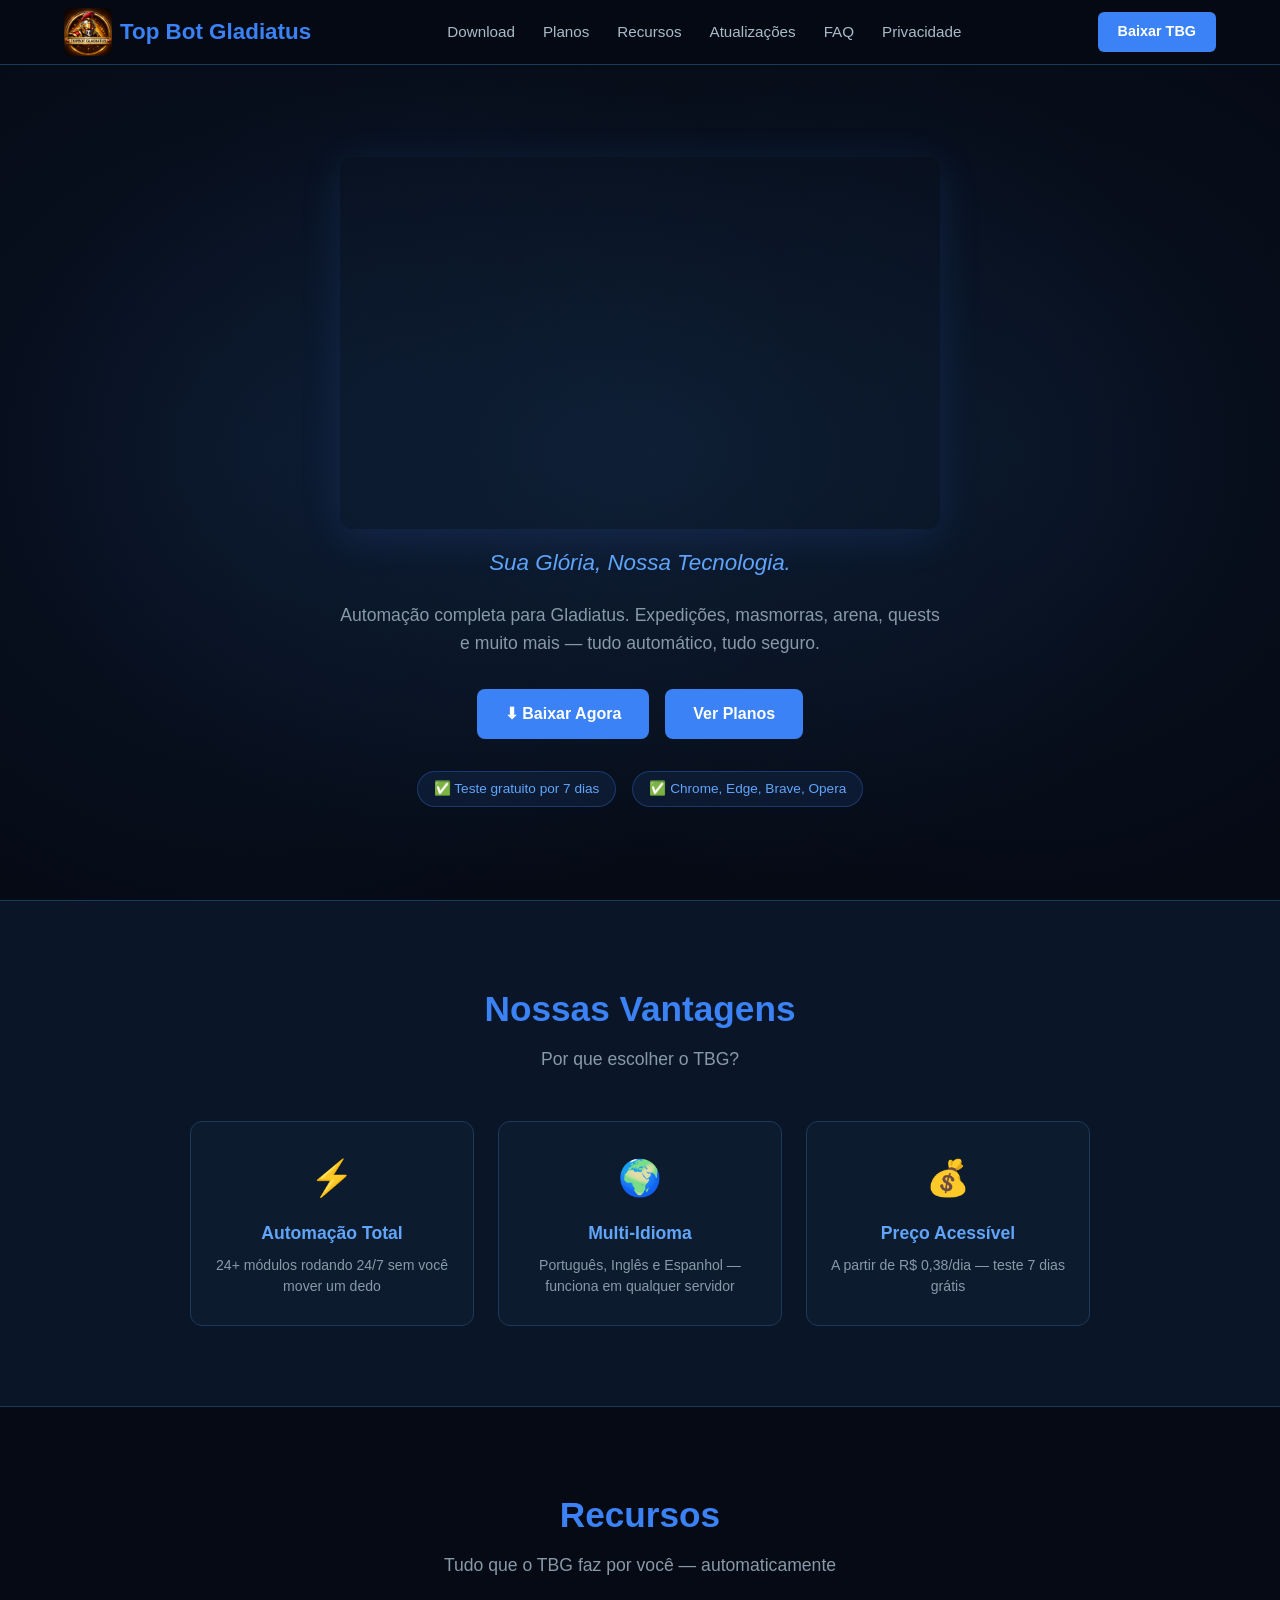
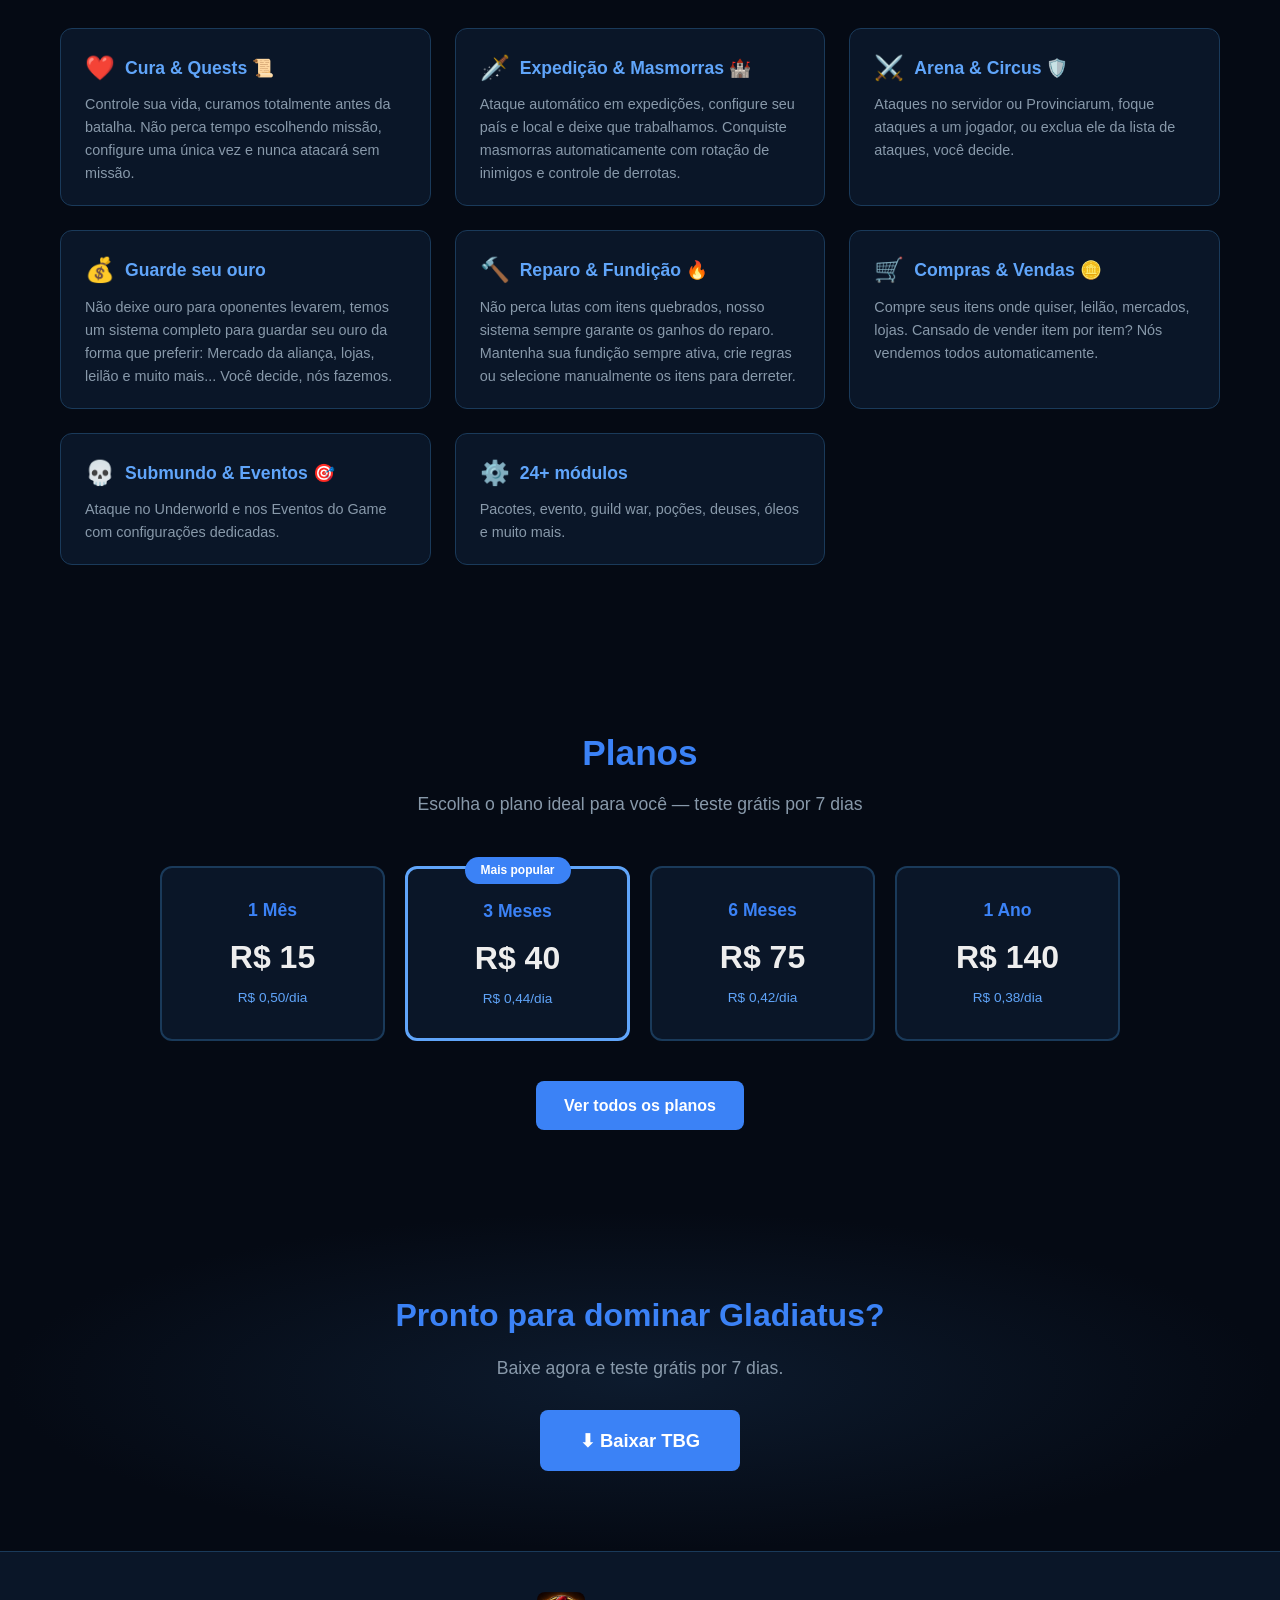
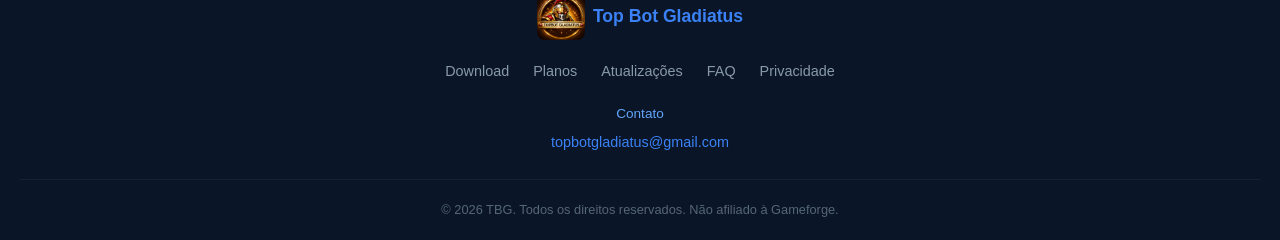
<file: index.html>
<!DOCTYPE html>
<html lang="pt-BR">
<head>
<meta charset="UTF-8">
<meta name="viewport" content="width=device-width, initial-scale=1.0">
<title>TBG — Top Bot Gladiatus | Sua Glória, Nossa Tecnologia</title>
<link rel="stylesheet" href="css/style.css">
<meta name="google-site-verification" content="EomCpt9fKxyOKNHcvOLGP_g--MiSPIRyS_rXZFNNVQQ" />
</head>
<body>

<!-- NAV -->
<nav class="nav">
    <div class="nav-container">
        <a href="/" class="nav-logo">
            <img src="assets/botao_128.png" alt="TBG" class="logo-img">
            <span class="logo-text">Top Bot Gladiatus</span>
        </a>
        <div class="nav-links">
            <a href="/download.html">Download</a>
            <a href="/planos.html">Planos</a>
            <a href="#features">Recursos</a>
            <a href="/atualizacoes.html">Atualizações</a>
            <a href="/faq.html">FAQ</a>
            <a href="/privacy.html">Privacidade</a>
        </div>
        <a href="/download.html" class="nav-cta">Baixar TBG</a>
    </div>
</nav>

<!-- HERO -->
<section class="hero">
    <div class="hero-bg"></div>
    <div class="hero-content">
        <div class="hero-video">
            <iframe width="560" height="315" src="https://www.youtube.com/embed/zHb93iIeehY?controls=0&modestbranding=1&rel=0&showinfo=0&playsinline=1&iv_load_policy=3" title="TBG — Top Bot Gladiatus" frameborder="0" allow="accelerometer; autoplay; clipboard-write; encrypted-media; gyroscope; picture-in-picture" allowfullscreen></iframe>
        </div>
        <p class="hero-subtitle">Sua Glória, Nossa Tecnologia.</p>
        <p class="hero-desc">Automação completa para Gladiatus. Expedições, masmorras, arena, quests e muito mais — tudo automático, tudo seguro.</p>
        <div class="hero-buttons">
            <a href="/download.html" class="btn btn-primary">⬇ Baixar Agora</a>
            <a href="/planos.html" class="btn btn-primary">Ver Planos</a>
        </div>
        <div class="hero-badges">
            <span class="badge">✅ Teste gratuito por 7 dias</span>
            <span class="badge">✅ Chrome, Edge, Brave, Opera</span>
        </div>
    </div>
</section>

<!-- VANTAGENS -->
<section class="stats">
    <div class="section-header">
        <h2>Nossas Vantagens</h2>
        <p>Por que escolher o TBG?</p>
    </div>
    <div class="stats-container">
        <div class="stat">
            <div class="stat-icon">⚡</div>
            <div class="stat-title">Automação Total</div>
            <div class="stat-label">24+ módulos rodando 24/7 sem você mover um dedo</div>
        </div>
        <div class="stat">
            <div class="stat-icon">🌍</div>
            <div class="stat-title">Multi-Idioma</div>
            <div class="stat-label">Português, Inglês e Espanhol — funciona em qualquer servidor</div>
        </div>
        <div class="stat">
            <div class="stat-icon">💰</div>
            <div class="stat-title">Preço Acessível</div>
            <div class="stat-label">A partir de R$ 0,38/dia — teste 7 dias grátis</div>
        </div>
    </div>
</section>

<!-- FEATURES -->
<section class="features" id="features">
    <div class="section-header">
        <h2>Recursos</h2>
        <p>Tudo que o TBG faz por você — automaticamente</p>
    </div>
    <div class="features-grid">
        <div class="feature-card">
            <div class="feature-header"><span class="feature-icon">❤️</span><h3>Cura & Quests 📜</h3></div>
            <p>Controle sua vida, curamos totalmente antes da batalha. Não perca tempo escolhendo missão, configure uma única vez e nunca atacará sem missão.</p>
        </div>
        <div class="feature-card">
            <div class="feature-header"><span class="feature-icon">🗡️</span><h3>Expedição & Masmorras 🏰</h3></div>
            <p>Ataque automático em expedições, configure seu país e local e deixe que trabalhamos. Conquiste masmorras automaticamente com rotação de inimigos e controle de derrotas.</p>
        </div>
        <div class="feature-card">
            <div class="feature-header"><span class="feature-icon">⚔️</span><h3>Arena & Circus 🛡️</h3></div>
            <p>Ataques no servidor ou Provinciarum, foque ataques a um jogador, ou exclua ele da lista de ataques, você decide.</p>
        </div>
        <div class="feature-card">
            <div class="feature-header"><span class="feature-icon">💰</span><h3>Guarde seu ouro</h3></div>
            <p>Não deixe ouro para oponentes levarem, temos um sistema completo para guardar seu ouro da forma que preferir: Mercado da aliança, lojas, leilão e muito mais... Você decide, nós fazemos.</p>
        </div>
        <div class="feature-card">
            <div class="feature-header"><span class="feature-icon">🔨</span><h3>Reparo & Fundição 🔥</h3></div>
            <p>Não perca lutas com itens quebrados, nosso sistema sempre garante os ganhos do reparo. Mantenha sua fundição sempre ativa, crie regras ou selecione manualmente os itens para derreter.</p>
        </div>
        <div class="feature-card">
            <div class="feature-header"><span class="feature-icon">🛒</span><h3>Compras & Vendas 🪙</h3></div>
            <p>Compre seus itens onde quiser, leilão, mercados, lojas. Cansado de vender item por item? Nós vendemos todos automaticamente.</p>
        </div>
        <div class="feature-card">
            <div class="feature-header"><span class="feature-icon">💀</span><h3>Submundo & Eventos 🎯</h3></div>
            <p>Ataque no Underworld e nos Eventos do Game com configurações dedicadas.</p>
        </div>
        <div class="feature-card">
            <div class="feature-header"><span class="feature-icon">⚙️</span><h3>24+ módulos</h3></div>
            <p>Pacotes, evento, guild war, poções, deuses, óleos e muito mais.</p>
        </div>
    </div>
</section>

<!-- PLANS PREVIEW -->
<section class="plans-preview">
    <div class="section-header">
        <h2>Planos</h2>
        <p>Escolha o plano ideal para você — teste grátis por 7 dias</p>
    </div>
    <div class="plans-grid">
        <div class="plan-card">
            <h3>1 Mês</h3>
            <div class="plan-price">R$ 15</div>
            <div class="plan-per">R$ 0,50/dia</div>
        </div>
        <div class="plan-card featured">
            <div class="plan-badge">Mais popular</div>
            <h3>3 Meses</h3>
            <div class="plan-price">R$ 40</div>
            <div class="plan-per">R$ 0,44/dia</div>
        </div>
        <div class="plan-card">
            <h3>6 Meses</h3>
            <div class="plan-price">R$ 75</div>
            <div class="plan-per">R$ 0,42/dia</div>
        </div>
        <div class="plan-card">
            <h3>1 Ano</h3>
            <div class="plan-price">R$ 140</div>
            <div class="plan-per">R$ 0,38/dia</div>
        </div>
    </div>
    <div class="plans-cta">
        <a href="/planos.html" class="btn btn-primary">Ver todos os planos</a>
    </div>
</section>

<!-- CTA -->
<section class="cta-section">
    <div class="cta-content">
        <h2>Pronto para dominar Gladiatus?</h2>
        <p>Baixe agora e teste grátis por 7 dias.</p>
        <a href="/download.html" class="btn btn-primary btn-large">⬇ Baixar TBG</a>
    </div>
</section>

<!-- FOOTER -->
<footer class="footer">
    <div class="footer-container">
        <div class="footer-logo"><img src="assets/botao_128.png" alt="TBG"><span>Top Bot Gladiatus</span></div>
        <div class="footer-links">
            <a href="/download.html">Download</a>
            <a href="/planos.html">Planos</a>
            <a href="/atualizacoes.html">Atualizações</a>
            <a href="/faq.html">FAQ</a>
            <a href="/privacy.html">Privacidade</a>
        </div>
        <div class="footer-contact">
            <div class="footer-contact-label">Contato</div>
            <a href="mailto:topbotgladiatus@gmail.com">topbotgladiatus@gmail.com</a>
        </div>
    </div>
    <div class="footer-copy">&copy; 2026 TBG. Todos os direitos reservados. Não afiliado à Gameforge.</div>
</footer>

</body>
</html>
</file>
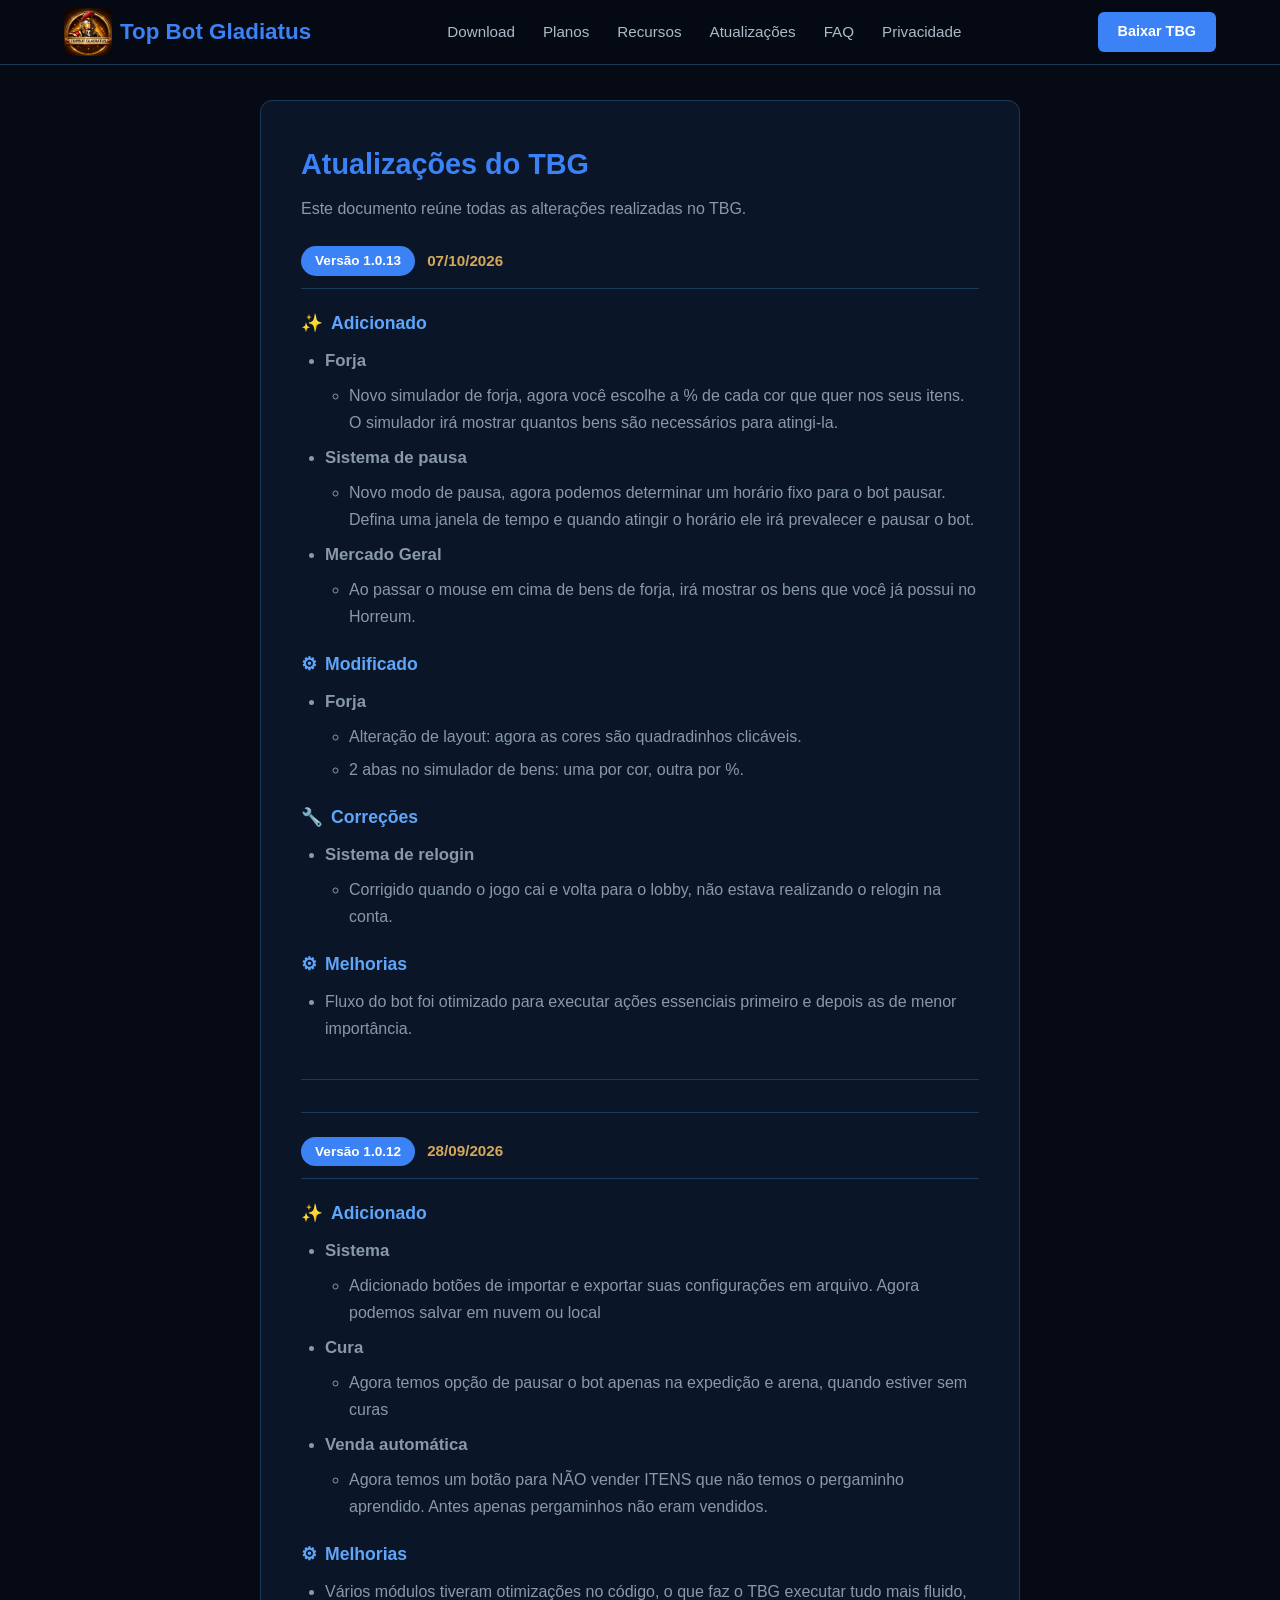
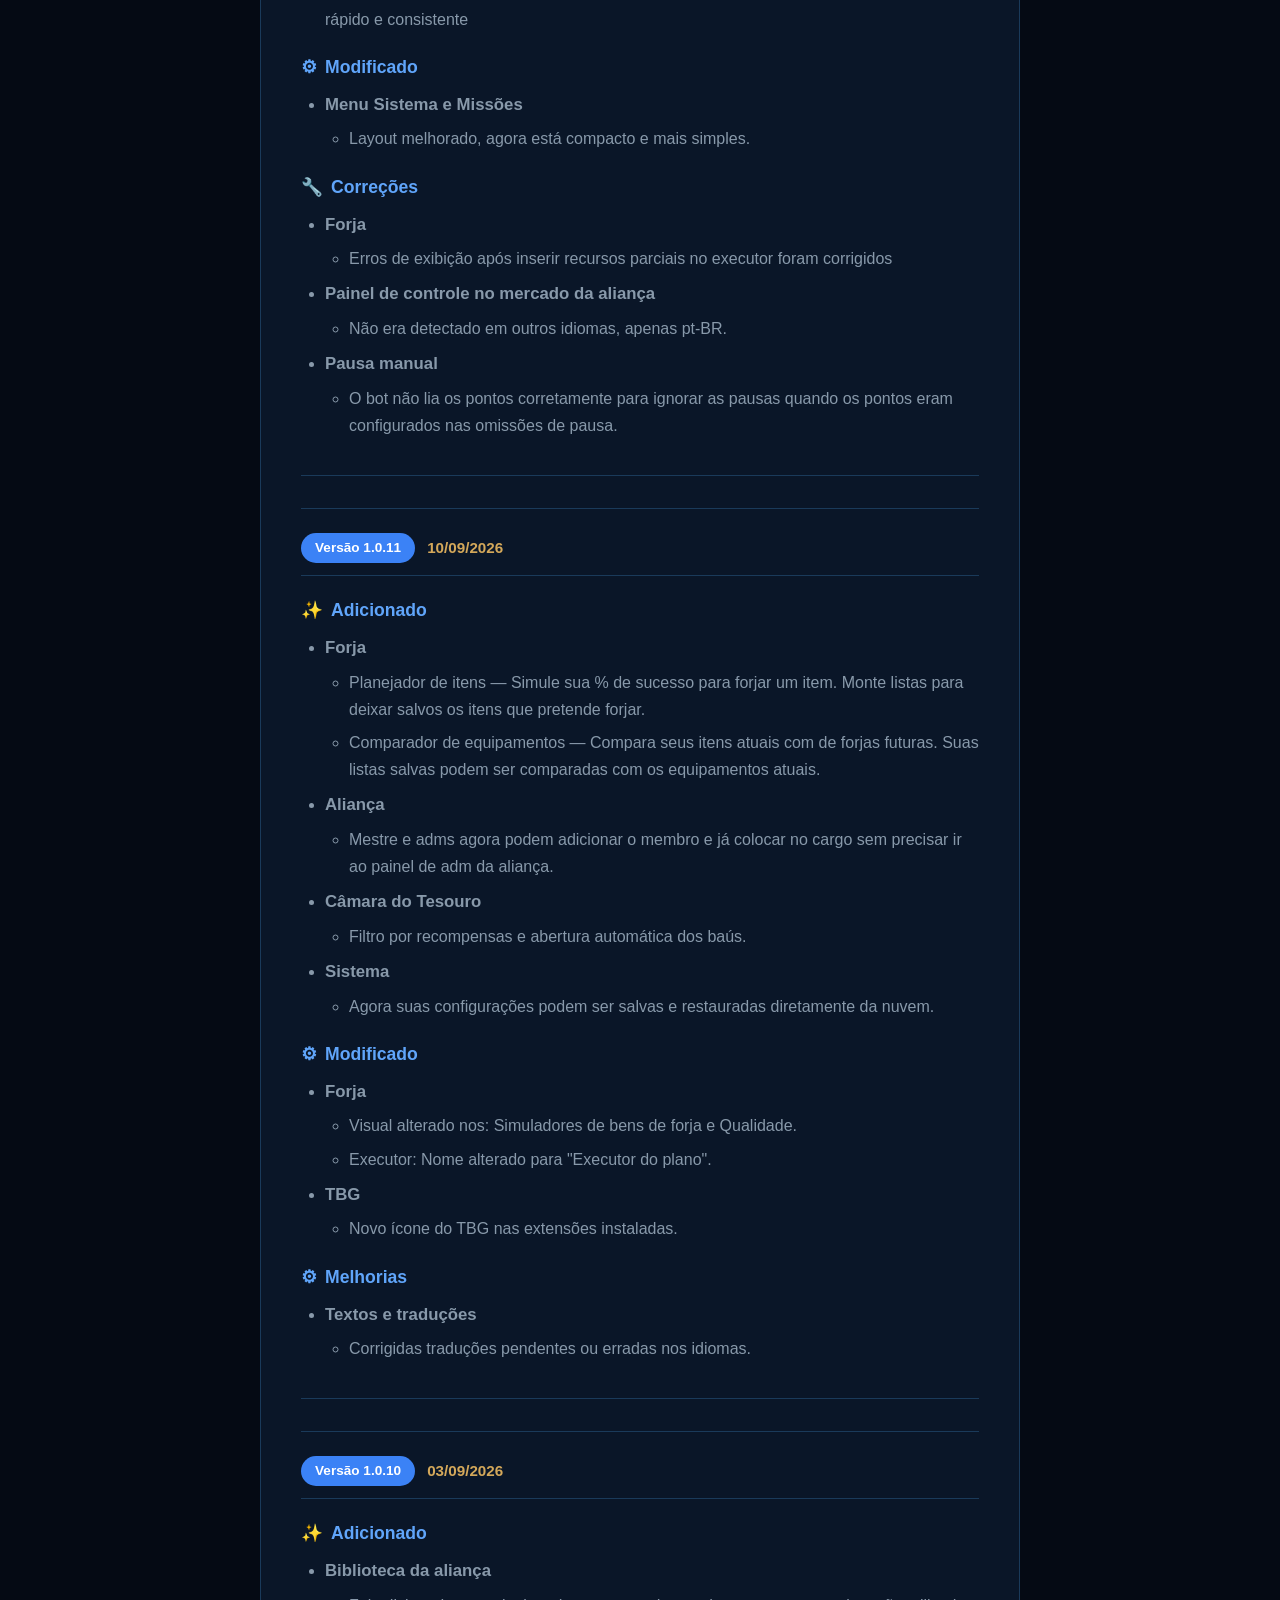
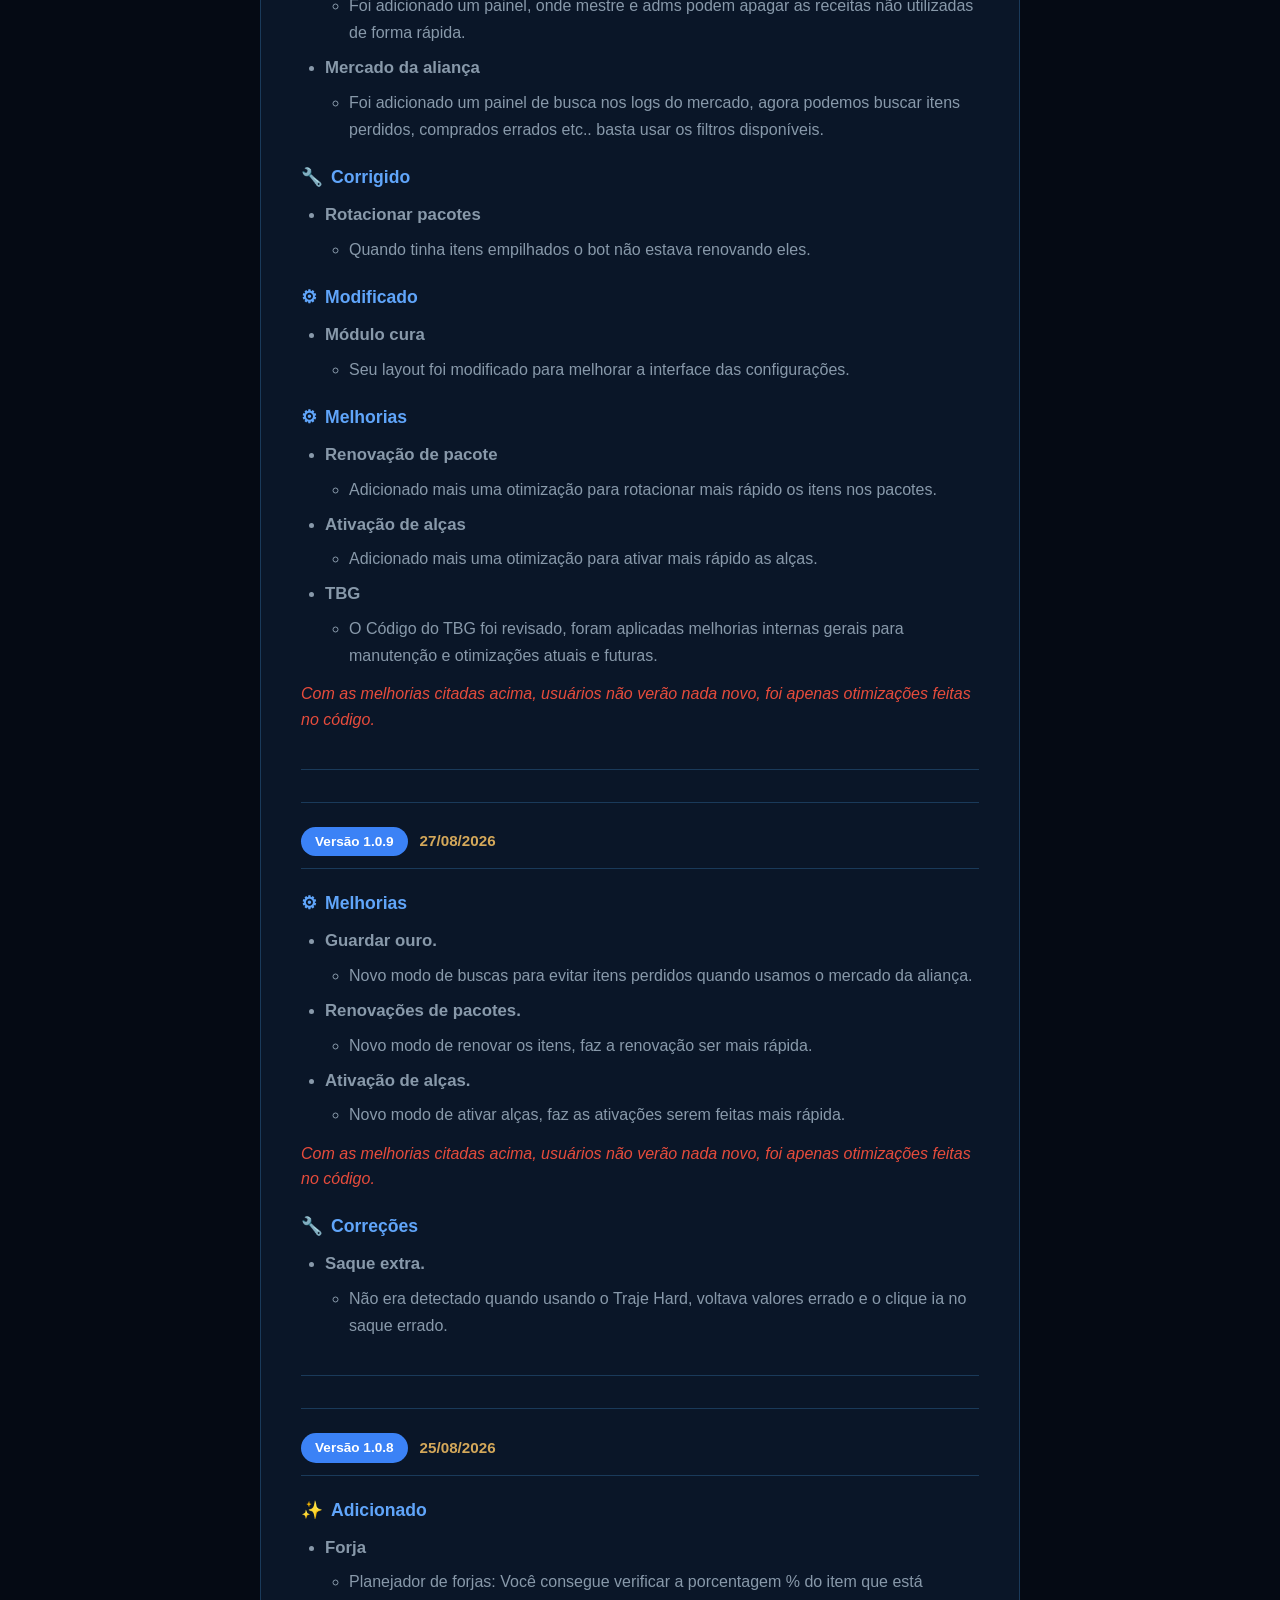
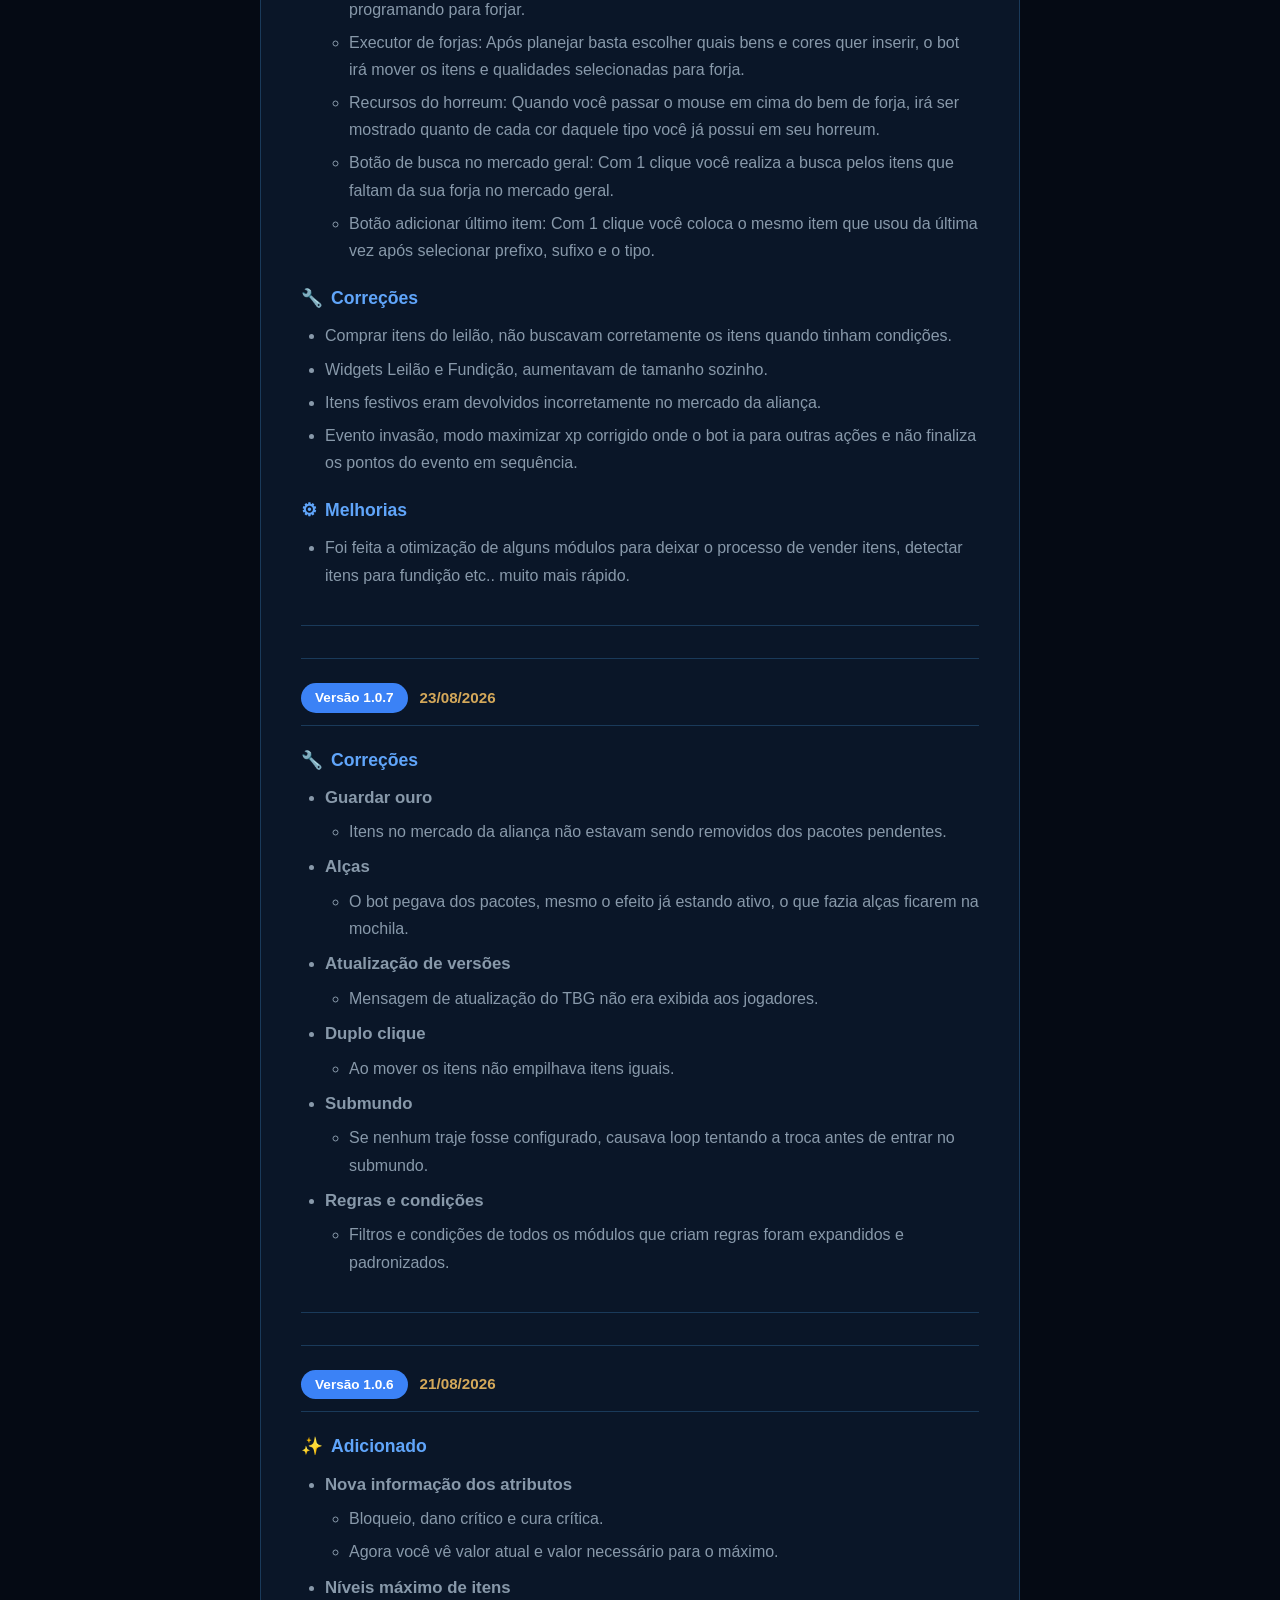
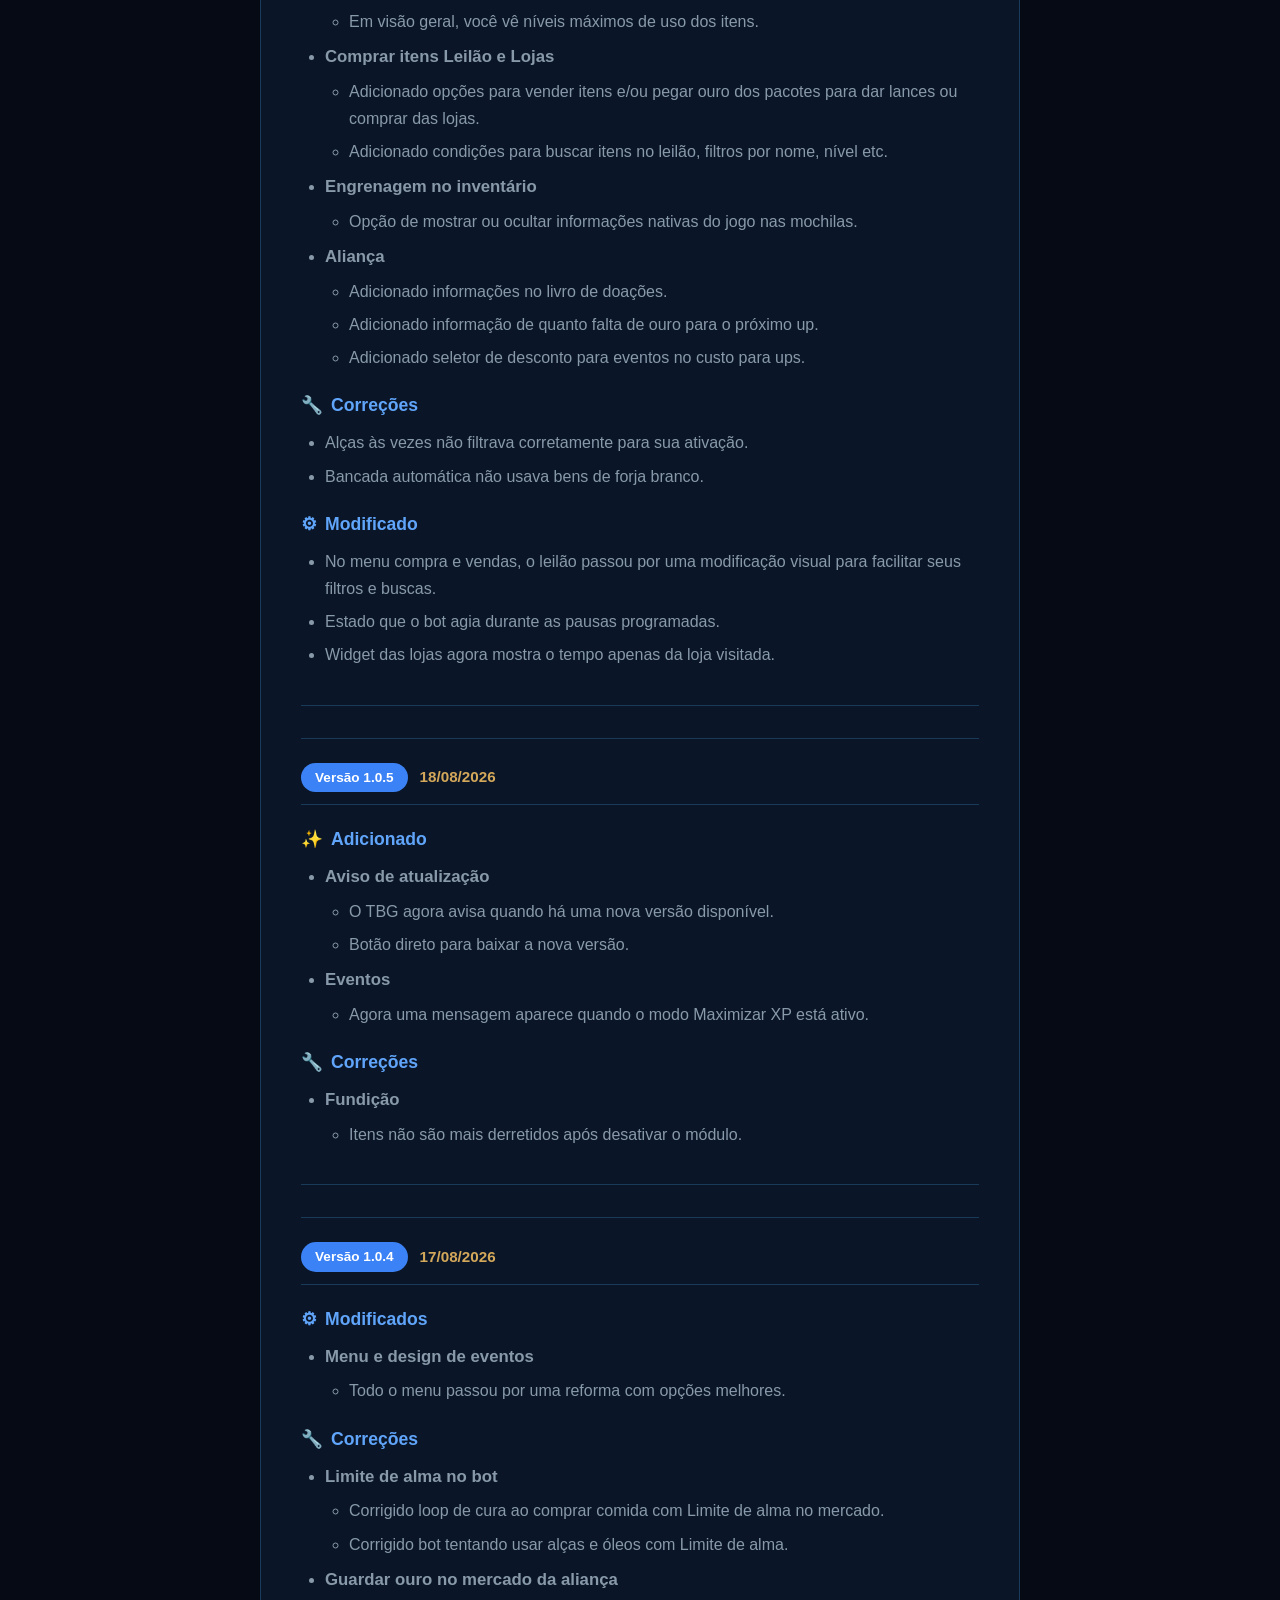
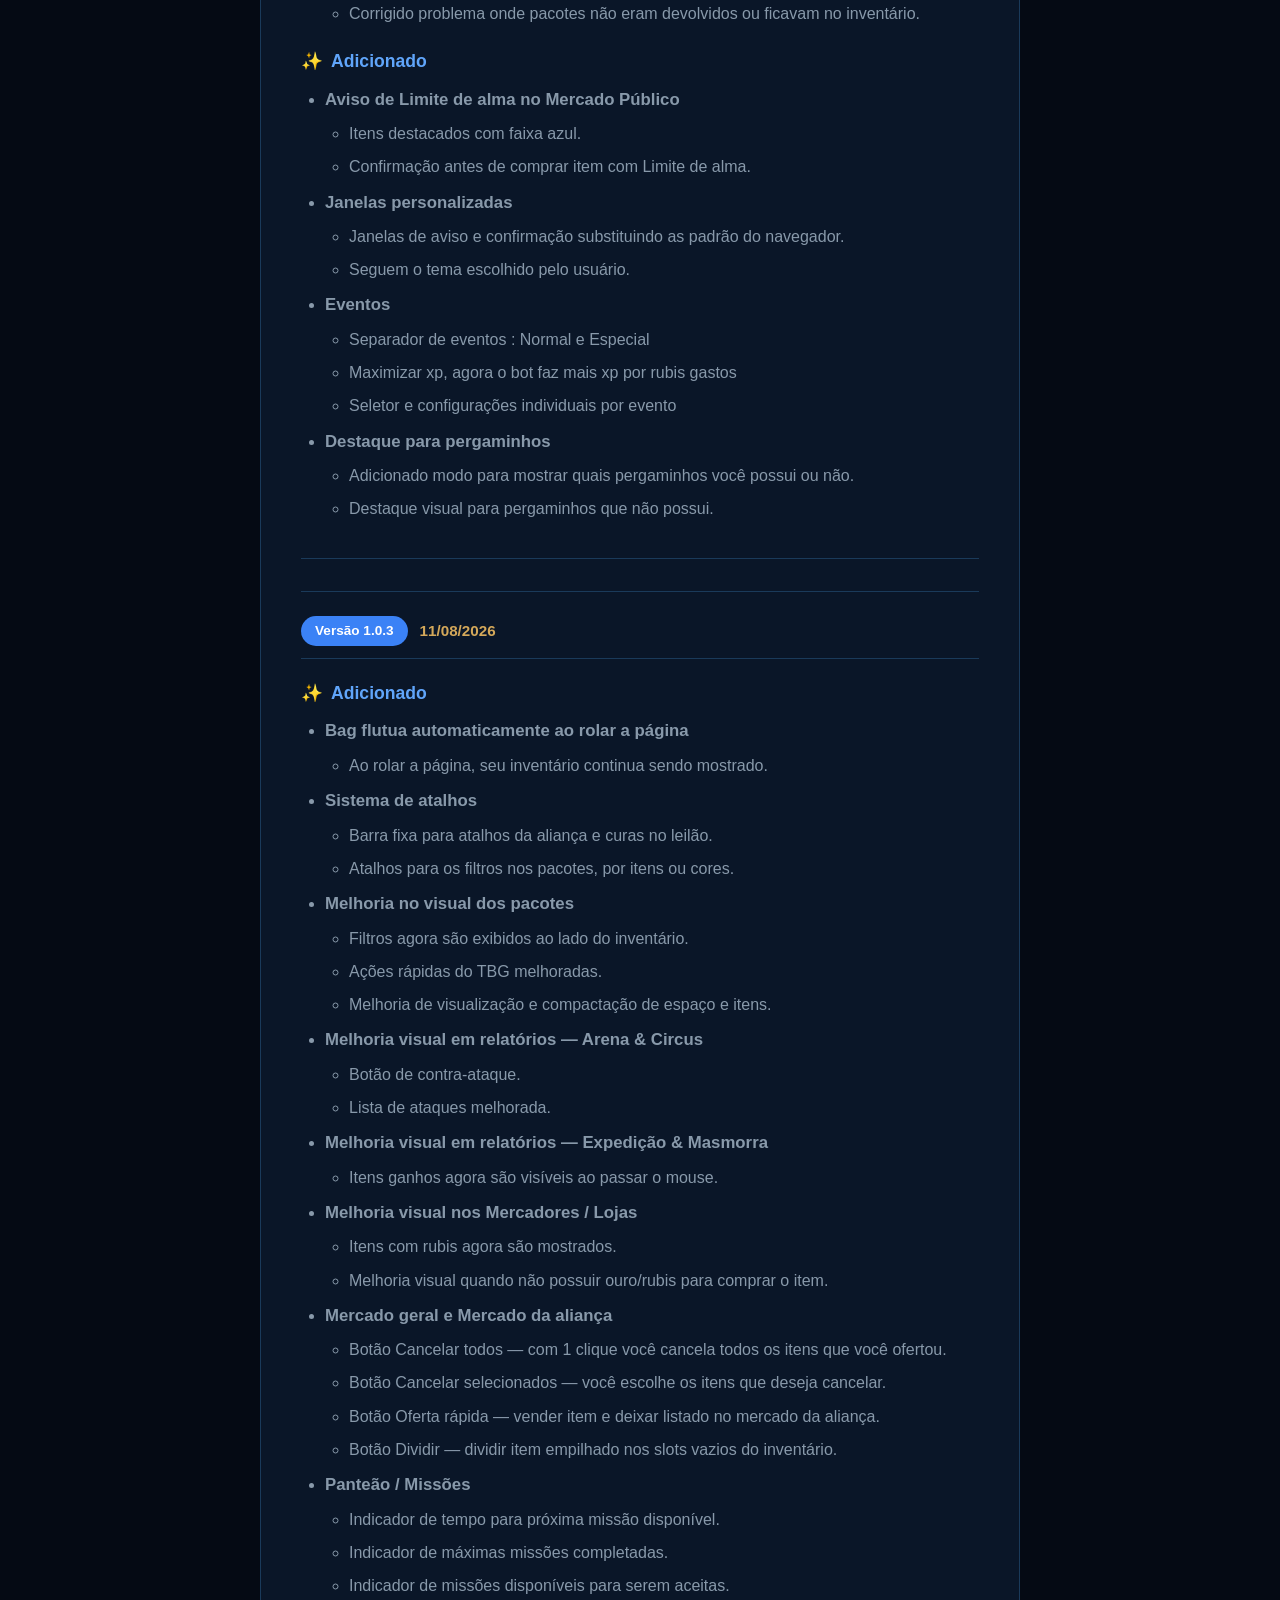
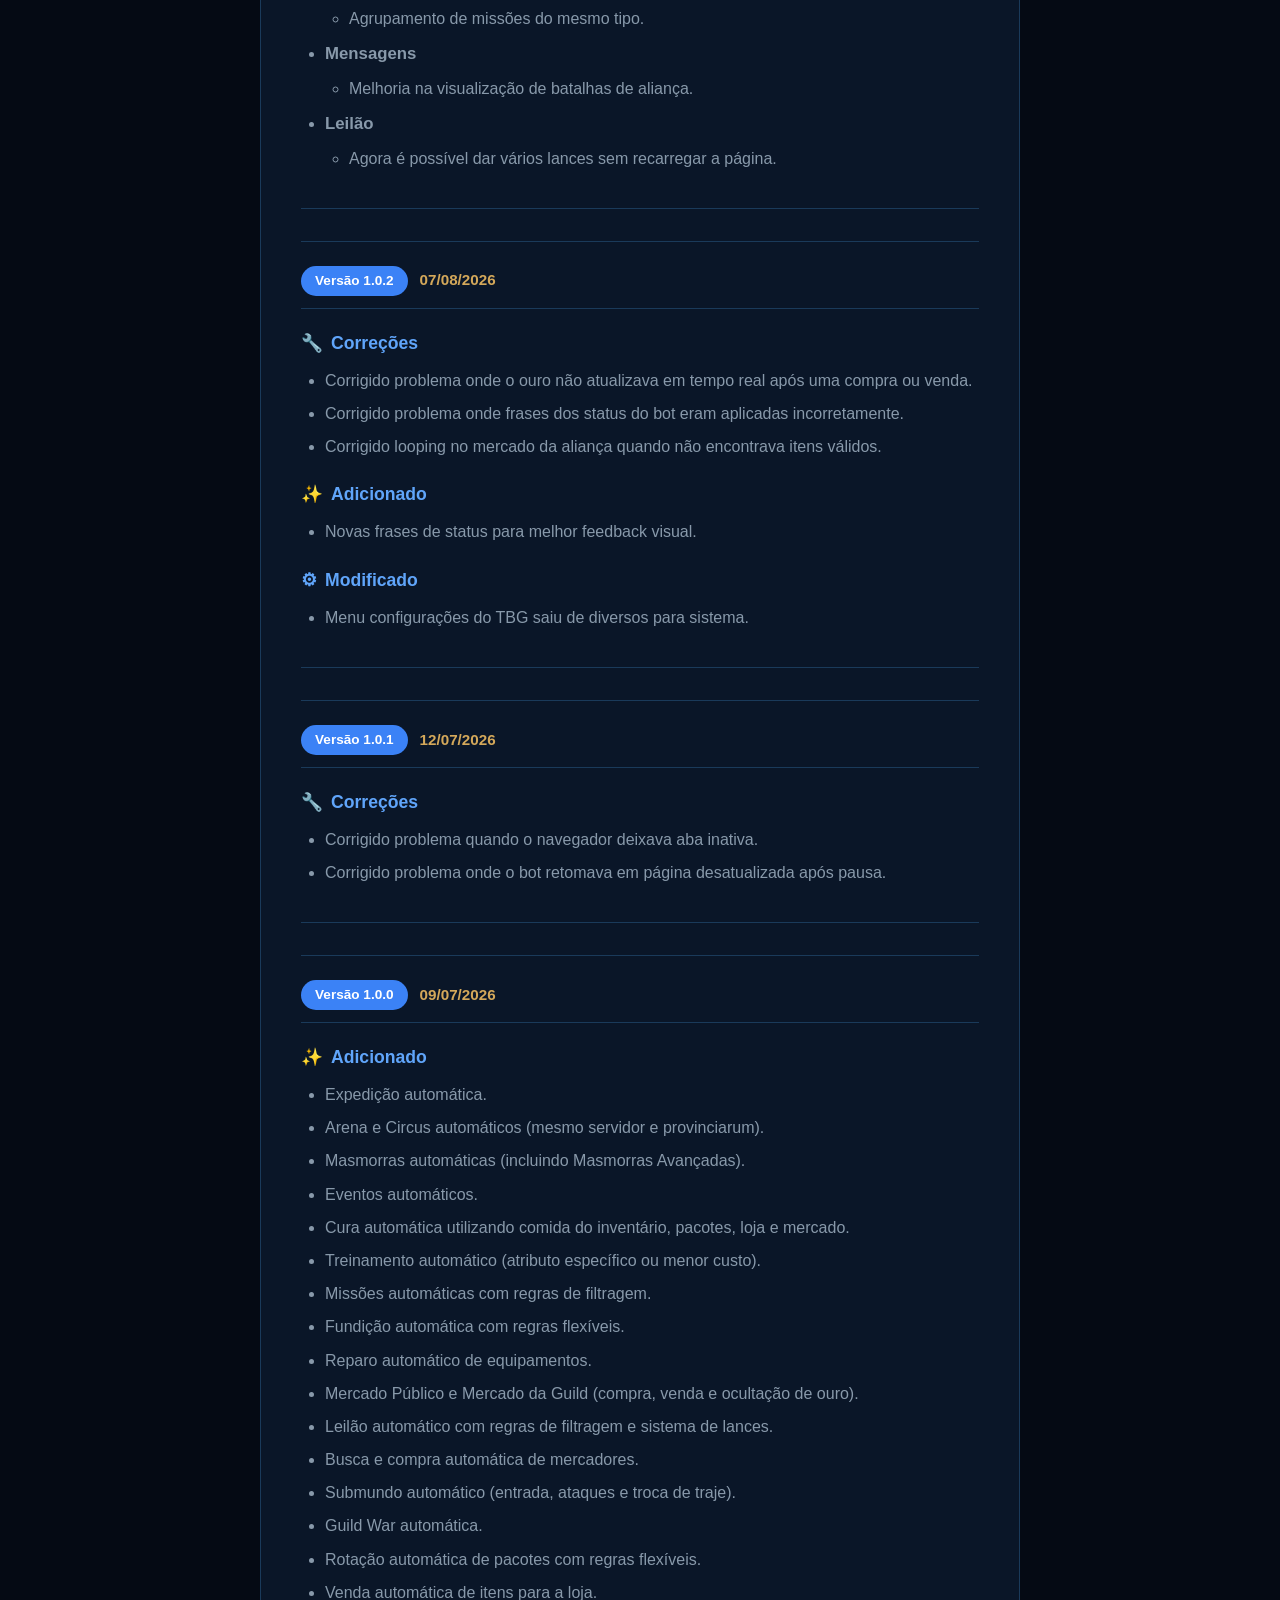
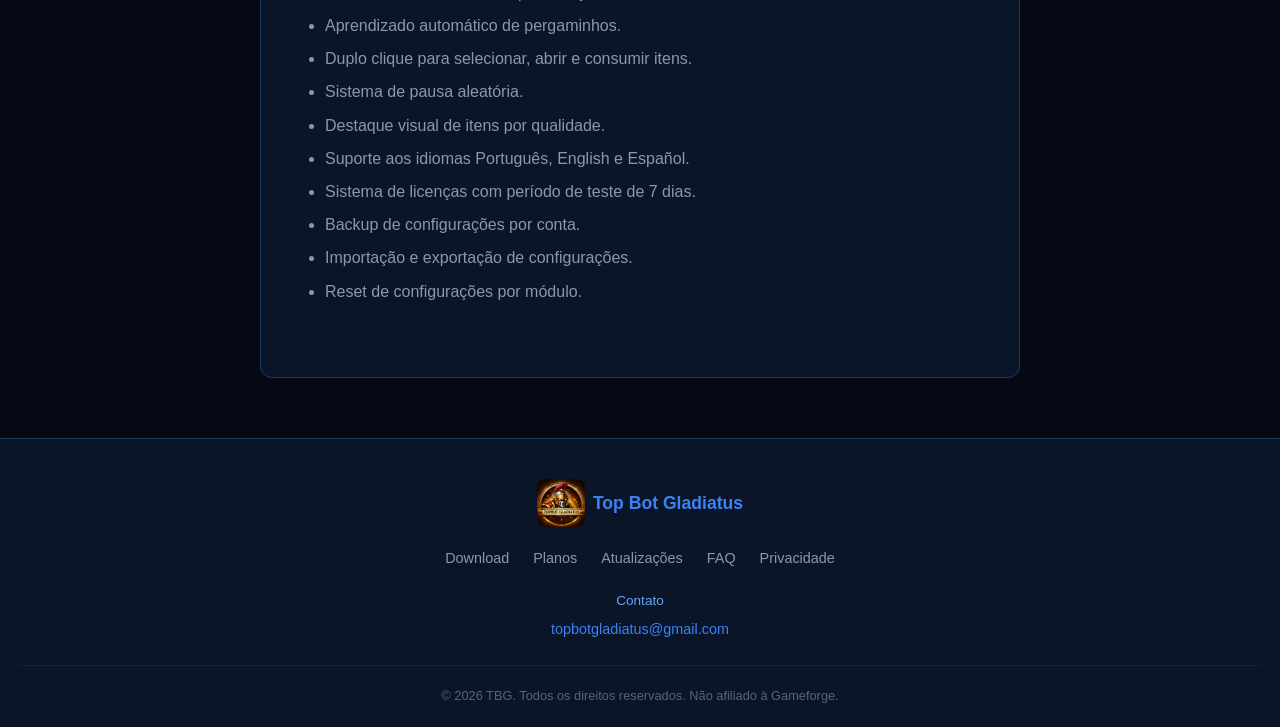
<file: atualizacoes.html>
<!DOCTYPE html>
<html lang= pt-BR>
<head>
<meta charset=UTF-8>
<meta name=viewport content=width=device-width initial-scale=1.0>
<title>TBG — Atualizações | Top Bot Gladiatus</title>
<link rel=stylesheet href=css/style.css>
<style>
.changelog-page { padding: 100px 20px 60px; max-width: 800px; margin: 0 auto; }
.changelog-content { background: #0a1628; border: 1px solid #1a3a5a; border-radius: 12px; padding: 40px; }
.changelog-content h1 { color: #3b82f6; font-size: 1.8em; margin-bottom: 8px; }
.changelog-content .intro { color: #8899aa; line-height: 1.7; margin-bottom: 24px; }
.changelog-version { margin-bottom: 32px; padding: 24px 0; border-top: 1px solid #1a3a5a; border-bottom: 1px solid #1a3a5a; }
.changelog-version:first-of-type { border-top: none; padding-top: 0; }
.changelog-version:last-of-type { border-bottom: none; padding-bottom: 0; }
.changelog-version-header { display: flex; align-items: center; gap: 12px; margin-bottom: 16px; padding-bottom: 12px; border-bottom: 1px solid #1a3a5a; }
.changelog-version-header .ver-tag { background: #3b82f6; color: #fff; padding: 4px 14px; border-radius: 20px; font-size: 0.85em; font-weight: bold; }
.changelog-version-header .ver-date { color: #d4a85a; font-size: 0.95em; font-weight: bold; }
.changelog-content h2 { color: #60a5fa; font-size: 1.1em; margin-top: 20px; margin-bottom: 10px; }
.changelog-content h2 .cat-emoji { margin-right: 8px; }
.changelog-content ul { color: #8899aa; line-height: 1.7; margin-bottom: 12px; padding-left: 24px; }
.changelog-content ul li { margin-bottom: 6px; }
.changelog-content ul ul { color: #8899aa; margin-top: 6px; margin-bottom: 8px; }
.changelog-content strong { color: #8899aa; font-size: 1.05em; }
</style>
</head>
<body>

<nav class="nav">
    <div class="nav-container">
        <a href=/ class="nav-logo"><img src=assets/botao_128.png alt=TBG class="logo-img"><span class="logo-text">Top Bot Gladiatus</span></a>
        <div class="nav-links">
            <a href=/download.html>Download</a>
            <a href=/planos.html>Planos</a>
            <a href=/#features>Recursos</a>
            <a href=/atualizacoes.html>Atualizações</a>
            <a href=/faq.html>FAQ</a>
            <a href=/privacy.html>Privacidade</a>
        </div>
        <a href=/download.html class="nav-cta">Baixar TBG</a>
    </div>
</nav>

<section class="changelog-page">
    <div class="changelog-content">
        <h1>Atualizações do TBG</h1>
        <p class="intro">Este documento reúne todas as alterações realizadas no TBG.</p>

        <div class="changelog-version">
            <div class="changelog-version-header">
                <span class="ver-tag">Versão 1.0.13</span>
                <span class="ver-date">07/10/2026</span>
            </div>

            <h2><span class="cat-emoji">✨</span>Adicionado</h2>
            <ul>
                <li><strong>Forja</strong>
                    <ul>
                        <li>Novo simulador de forja, agora você escolhe a % de cada cor que quer nos seus itens. O simulador irá mostrar quantos bens são necessários para atingi-la.</li>
                    </ul>
                </li>
                <li><strong>Sistema de pausa</strong>
                    <ul>
                        <li>Novo modo de pausa, agora podemos determinar um horário fixo para o bot pausar. Defina uma janela de tempo e quando atingir o horário ele irá prevalecer e pausar o bot.</li>
                    </ul>
                </li>
                <li><strong>Mercado Geral</strong>
                    <ul>
                        <li>Ao passar o mouse em cima de bens de forja, irá mostrar os bens que você já possui no Horreum.</li>
                    </ul>
                </li>
            </ul>

            <h2><span class="cat-emoji">&#9881;</span>Modificado</h2>
            <ul>
                <li><strong>Forja</strong>
                    <ul>
                        <li>Alteração de layout: agora as cores são quadradinhos clicáveis.</li>
                        <li>2 abas no simulador de bens: uma por cor, outra por %.</li>
                    </ul>
                </li>
            </ul>

            <h2><span class="cat-emoji">&#128295;</span>Correções</h2>
            <ul>
                <li><strong>Sistema de relogin</strong>
                    <ul>
                        <li>Corrigido quando o jogo cai e volta para o lobby, não estava realizando o relogin na conta.</li>
                    </ul>
                </li>
            </ul>

            <h2><span class="cat-emoji">&#9881;</span>Melhorias</h2>
            <ul>
                <li>Fluxo do bot foi otimizado para executar ações essenciais primeiro e depois as de menor importância.</li>
            </ul>
        </div>

        <div class="changelog-version">
            <div class="changelog-version-header">
                <span class="ver-tag">Versão 1.0.12</span>
                <span class="ver-date">28/09/2026</span>
            </div>

            <h2><span class="cat-emoji">✨</span>Adicionado</h2>
            <ul>
                <li><strong>Sistema</strong>
                    <ul>
                        <li>Adicionado botões de importar e exportar suas configurações em arquivo. Agora podemos salvar em nuvem ou local</li>
                    </ul>
                </li>
                <li><strong>Cura</strong>
                    <ul>
                        <li>Agora temos opção de pausar o bot apenas na expedição e arena, quando estiver sem curas</li>
                    </ul>
                </li>
                <li><strong>Venda automática</strong>
                    <ul>
                        <li>Agora temos um botão para NÃO vender ITENS que não temos o pergaminho aprendido. Antes apenas pergaminhos não eram vendidos.</li>
                    </ul>
                </li>
            </ul>

            <h2><span class="cat-emoji">&#9881;</span>Melhorias</h2>
            <ul>
                <li>Vários módulos tiveram otimizações no código, o que faz o TBG executar tudo mais fluido, rápido e consistente</li>
            </ul>

            <h2><span class="cat-emoji">&#9881;</span>Modificado</h2>
            <ul>
                <li><strong>Menu Sistema e Missões</strong>
                    <ul>
                        <li>Layout melhorado, agora está compacto e mais simples.</li>
                    </ul>
                </li>
            </ul>

            <h2><span class="cat-emoji">&#128295;</span>Correções</h2>
            <ul>
                <li><strong>Forja</strong>
                    <ul>
                        <li>Erros de exibição após inserir recursos parciais no executor foram corrigidos</li>
                    </ul>
                </li>
                <li><strong>Painel de controle no mercado da aliança</strong>
                    <ul>
                        <li>Não era detectado em outros idiomas, apenas pt-BR.</li>
                    </ul>
                </li>
                <li><strong>Pausa manual</strong>
                    <ul>
                        <li>O bot não lia os pontos corretamente para ignorar as pausas quando os pontos eram configurados nas omissões de pausa.</li>
                    </ul>
                </li>
            </ul>
        </div>

        <div class="changelog-version">
            <div class="changelog-version-header">
                <span class="ver-tag">Versão 1.0.11</span>
                <span class="ver-date">10/09/2026</span>
            </div>

            <h2><span class="cat-emoji">✨</span>Adicionado</h2>
            <ul>
                <li><strong>Forja</strong>
                    <ul>
                        <li>Planejador de itens — Simule sua % de sucesso para forjar um item. Monte listas para deixar salvos os itens que pretende forjar.</li>
                        <li>Comparador de equipamentos — Compara seus itens atuais com de forjas futuras. Suas listas salvas podem ser comparadas com os equipamentos atuais.</li>
                    </ul>
                </li>
                <li><strong>Aliança</strong>
                    <ul>
                        <li>Mestre e adms agora podem adicionar o membro e já colocar no cargo sem precisar ir ao painel de adm da aliança.</li>
                    </ul>
                </li>
                <li><strong>Câmara do Tesouro</strong>
                    <ul>
                        <li>Filtro por recompensas e abertura automática dos baús.</li>
                    </ul>
                </li>
                <li><strong>Sistema</strong>
                    <ul>
                        <li>Agora suas configurações podem ser salvas e restauradas diretamente da nuvem.</li>
                    </ul>
                </li>
            </ul>

            <h2><span class="cat-emoji">&#9881;</span>Modificado</h2>
            <ul>
                <li><strong>Forja</strong>
                    <ul>
                        <li>Visual alterado nos: Simuladores de bens de forja e Qualidade.</li>
                        <li>Executor: Nome alterado para "Executor do plano".</li>
                    </ul>
                </li>
                <li><strong>TBG</strong>
                    <ul>
                        <li>Novo ícone do TBG nas extensões instaladas.</li>
                    </ul>
                </li>
            </ul>

            <h2><span class="cat-emoji">&#9881;</span>Melhorias</h2>
            <ul>
                <li><strong>Textos e traduções</strong>
                    <ul>
                        <li>Corrigidas traduções pendentes ou erradas nos idiomas.</li>
                    </ul>
                </li>
            </ul>
        </div>

        <div class="changelog-version">
            <div class="changelog-version-header">
                <span class="ver-tag">Versão 1.0.10</span>
                <span class="ver-date">03/09/2026</span>
            </div>

            <h2><span class="cat-emoji">✨</span>Adicionado</h2>
            <ul>
                <li><strong>Biblioteca da aliança</strong>
                    <ul>
                        <li>Foi adicionado um painel, onde mestre e adms podem apagar as receitas não utilizadas de forma rápida.</li>
                    </ul>
                </li>
                <li><strong>Mercado da aliança</strong>
                    <ul>
                        <li>Foi adicionado um painel de busca nos logs do mercado, agora podemos buscar itens perdidos, comprados errados etc.. basta usar os filtros disponíveis.</li>
                    </ul>
                </li>
            </ul>

            <h2><span class="cat-emoji">&#128295;</span>Corrigido</h2>
            <ul>
                <li><strong>Rotacionar pacotes</strong>
                    <ul>
                        <li>Quando tinha itens empilhados o bot não estava renovando eles.</li>
                    </ul>
                </li>
            </ul>

            <h2><span class="cat-emoji">&#9881;</span>Modificado</h2>
            <ul>
                <li><strong>Módulo cura</strong>
                    <ul>
                        <li>Seu layout foi modificado para melhorar a interface das configurações.</li>
                    </ul>
                </li>
            </ul>

            <h2><span class="cat-emoji">&#9881;</span>Melhorias</h2>
            <ul>
                <li><strong>Renovação de pacote</strong>
                    <ul>
                        <li>Adicionado mais uma otimização para rotacionar mais rápido os itens nos pacotes.</li>
                    </ul>
                </li>
                <li><strong>Ativação de alças</strong>
                    <ul>
                        <li>Adicionado mais uma otimização para ativar mais rápido as alças.</li>
                    </ul>
                </li>
                <li><strong>TBG</strong>
                    <ul>
                        <li>O Código do TBG foi revisado, foram aplicadas melhorias internas gerais para manutenção e otimizações atuais e futuras.</li>
                    </ul>
                </li>
            </ul>

            <p style="color: #e74c3c; font-style: italic; margin: 12px 0;">Com as melhorias citadas acima, usuários não verão nada novo, foi apenas otimizações feitas no código.</p>
        </div>

        <div class="changelog-version">
            <div class="changelog-version-header">
                <span class="ver-tag">Versão 1.0.9</span>
                <span class="ver-date">27/08/2026</span>
            </div>

            <h2><span class="cat-emoji">&#9881;</span>Melhorias</h2>
            <ul>
                <li><strong>Guardar ouro.</strong>
                    <ul>
                        <li>Novo modo de buscas para evitar itens perdidos quando usamos o mercado da aliança.</li>
                    </ul>
                </li>
                <li><strong>Renovações de pacotes.</strong>
                    <ul>
                        <li>Novo modo de renovar os itens, faz a renovação ser mais rápida.</li>
                    </ul>
                </li>
                <li><strong>Ativação de alças.</strong>
                    <ul>
                        <li>Novo modo de ativar alças, faz as ativações serem feitas mais rápida.</li>
                    </ul>
                </li>
            </ul>

            <p style="color: #e74c3c; font-style: italic; margin: 12px 0;">Com as melhorias citadas acima, usuários não verão nada novo, foi apenas otimizações feitas no código.</p>

            <h2><span class="cat-emoji">&#128295;</span>Correções</h2>
            <ul>
                <li><strong>Saque extra.</strong>
                    <ul>
                        <li>Não era detectado quando usando o Traje Hard, voltava valores errado e o clique ia no saque errado.</li>
                    </ul>
                </li>
            </ul>
        </div>

        <div class="changelog-version">
            <div class="changelog-version-header">
                <span class="ver-tag">Versão 1.0.8</span>
                <span class="ver-date">25/08/2026</span>
            </div>

            <h2><span class="cat-emoji">✨</span>Adicionado</h2>
            <ul>
                <li><strong>Forja</strong>
                    <ul>
                        <li>Planejador de forjas: Você consegue verificar a porcentagem % do item que está programando para forjar.</li>
                        <li>Executor de forjas: Após planejar basta escolher quais bens e cores quer inserir, o bot irá mover os itens e qualidades selecionadas para forja.</li>
                        <li>Recursos do horreum: Quando você passar o mouse em cima do bem de forja, irá ser mostrado quanto de cada cor daquele tipo você já possui em seu horreum.</li>
                        <li>Botão de busca no mercado geral: Com 1 clique você realiza a busca pelos itens que faltam da sua forja no mercado geral.</li>
                        <li>Botão adicionar último item: Com 1 clique você coloca o mesmo item que usou da última vez após selecionar prefixo, sufixo e o tipo.</li>
                    </ul>
                </li>
            </ul>

            <h2><span class="cat-emoji">&#128295;</span>Correções</h2>
            <ul>
                <li>Comprar itens do leilão, não buscavam corretamente os itens quando tinham condições.</li>
                <li>Widgets Leilão e Fundição, aumentavam de tamanho sozinho.</li>
                <li>Itens festivos eram devolvidos incorretamente no mercado da aliança.</li>
                <li>Evento invasão, modo maximizar xp corrigido onde o bot ia para outras ações e não finaliza os pontos do evento em sequência.</li>
            </ul>

            <h2><span class="cat-emoji">&#9881;</span>Melhorias</h2>
            <ul>
                <li>Foi feita a otimização de alguns módulos para deixar o processo de vender itens, detectar itens para fundição etc.. muito mais rápido.</li>
            </ul>
        </div>

        <div class="changelog-version">
            <div class="changelog-version-header">
                <span class="ver-tag">Versão 1.0.7</span>
                <span class="ver-date">23/08/2026</span>
            </div>

            <h2><span class="cat-emoji">&#128295;</span>Correções</h2>
            <ul>
                <li><strong>Guardar ouro</strong>
                    <ul>
                        <li>Itens no mercado da aliança não estavam sendo removidos dos pacotes pendentes.</li>
                    </ul>
                </li>
                <li><strong>Alças</strong>
                    <ul>
                        <li>O bot pegava dos pacotes, mesmo o efeito já estando ativo, o que fazia alças ficarem na mochila.</li>
                    </ul>
                </li>
                <li><strong>Atualização de versões</strong>
                    <ul>
                        <li>Mensagem de atualização do TBG não era exibida aos jogadores.</li>
                    </ul>
                </li>
                <li><strong>Duplo clique</strong>
                    <ul>
                        <li>Ao mover os itens não empilhava itens iguais.</li>
                    </ul>
                </li>
                <li><strong>Submundo</strong>
                    <ul>
                        <li>Se nenhum traje fosse configurado, causava loop tentando a troca antes de entrar no submundo.</li>
                    </ul>
                </li>
                <li><strong>Regras e condições</strong>
                    <ul>
                        <li>Filtros e condições de todos os módulos que criam regras foram expandidos e padronizados.</li>
                    </ul>
                </li>
            </ul>
        </div>

        <div class="changelog-version">
            <div class="changelog-version-header">
                <span class="ver-tag">Versão 1.0.6</span>
                <span class="ver-date">21/08/2026</span>
            </div>

            <h2><span class="cat-emoji">✨</span>Adicionado</h2>
            <ul>
                <li><strong>Nova informação dos atributos</strong>
                    <ul>
                        <li>Bloqueio, dano crítico e cura crítica.</li>
                        <li>Agora você vê valor atual e valor necessário para o máximo.</li>
                    </ul>
                </li>
                <li><strong>Níveis máximo de itens</strong>
                    <ul>
                        <li>Em visão geral, você vê níveis máximos de uso dos itens.</li>
                    </ul>
                </li>
                <li><strong>Comprar itens Leilão e Lojas</strong>
                    <ul>
                        <li>Adicionado opções para vender itens e/ou pegar ouro dos pacotes para dar lances ou comprar das lojas.</li>
                        <li>Adicionado condições para buscar itens no leilão, filtros por nome, nível etc.</li>
                    </ul>
                </li>
                <li><strong>Engrenagem no inventário</strong>
                    <ul>
                        <li>Opção de mostrar ou ocultar informações nativas do jogo nas mochilas.</li>
                    </ul>
                </li>
                <li><strong>Aliança</strong>
                    <ul>
                        <li>Adicionado informações no livro de doações.</li>
                        <li>Adicionado informação de quanto falta de ouro para o próximo up.</li>
                        <li>Adicionado seletor de desconto para eventos no custo para ups.</li>
                    </ul>
                </li>
            </ul>

            <h2><span class="cat-emoji">&#128295;</span>Correções</h2>
            <ul>
                <li>Alças às vezes não filtrava corretamente para sua ativação.</li>
                <li>Bancada automática não usava bens de forja branco.</li>
            </ul>

            <h2><span class="cat-emoji">&#9881;</span>Modificado</h2>
            <ul>
                <li>No menu compra e vendas, o leilão passou por uma modificação visual para facilitar seus filtros e buscas.</li>
                <li>Estado que o bot agia durante as pausas programadas.</li>
                <li>Widget das lojas agora mostra o tempo apenas da loja visitada.</li>
            </ul>
        </div>

        <div class="changelog-version">
            <div class="changelog-version-header">
                <span class="ver-tag">Versão 1.0.5</span>
                <span class="ver-date">18/08/2026</span>
            </div>

            <h2><span class="cat-emoji">✨</span>Adicionado</h2>
            <ul>
                <li><strong>Aviso de atualização</strong>
                    <ul>
                        <li>O TBG agora avisa quando há uma nova versão disponível.</li>
                        <li>Botão direto para baixar a nova versão.</li>
                    </ul>
                </li>
                <li><strong>Eventos</strong>
                    <ul>
                        <li>Agora uma mensagem aparece quando o modo Maximizar XP está ativo.</li>
                    </ul>
                </li>
            </ul>

            <h2><span class="cat-emoji">&#128295;</span>Correções</h2>
            <ul>
                <li><strong>Fundição</strong>
                    <ul>
                        <li>Itens não são mais derretidos após desativar o módulo.</li>
                    </ul>
                </li>
            </ul>
        </div>

        <div class="changelog-version">
            <div class="changelog-version-header">
                <span class="ver-tag">Versão 1.0.4</span>
                <span class="ver-date">17/08/2026</span>
            </div>

            <h2><span class="cat-emoji">&#9881;</span>Modificados</h2>
            <ul>
                <li><strong>Menu e design de eventos</strong>
                    <ul>
                        <li>Todo o menu passou por uma reforma com opções melhores.</li>
                    </ul>
                </li>
            </ul>

            <h2><span class="cat-emoji">&#128295;</span>Correções</h2>
            <ul>
                <li><strong>Limite de alma no bot</strong>
                    <ul>
                        <li>Corrigido loop de cura ao comprar comida com Limite de alma no mercado.</li>
                        <li>Corrigido bot tentando usar alças e óleos com Limite de alma.</li>
                    </ul>
                </li>
                <li><strong>Guardar ouro no mercado da aliança</strong>
                    <ul>
                        <li>Corrigido problema onde pacotes não eram devolvidos ou ficavam no inventário.</li>
                    </ul>
                </li>
            </ul>

            <h2><span class="cat-emoji">✨</span>Adicionado</h2>
            <ul>
                <li><strong>Aviso de Limite de alma no Mercado Público</strong>
                    <ul>
                        <li>Itens destacados com faixa azul.</li>
                        <li>Confirmação antes de comprar item com Limite de alma.</li>
                    </ul>
                </li>
                <li><strong>Janelas personalizadas</strong>
                    <ul>
                        <li>Janelas de aviso e confirmação substituindo as padrão do navegador.</li>
                        <li>Seguem o tema escolhido pelo usuário.</li>
                    </ul>
                </li>
                <li><strong>Eventos</strong>
                    <ul>
                        <li>Separador de eventos : Normal e Especial</li>
                        <li>Maximizar xp, agora o bot faz mais xp por rubis gastos</li>
                        <li>Seletor e configurações individuais por evento</li>
                    </ul>
                </li>
                <li><strong>Destaque para pergaminhos</strong>
                    <ul>
                        <li>Adicionado modo para mostrar quais pergaminhos você possui ou não.</li>
                        <li>Destaque visual para pergaminhos que não possui.</li>
                    </ul>
                </li>
            </ul>
        </div>

        <div class="changelog-version">
            <div class="changelog-version-header">
                <span class="ver-tag">Versão 1.0.3</span>
                <span class="ver-date">11/08/2026</span>
            </div>

            <h2><span class="cat-emoji">✨</span>Adicionado</h2>
            <ul>
                <li><strong>Bag flutua automaticamente ao rolar a página</strong>
                    <ul>
                        <li>Ao rolar a página, seu inventário continua sendo mostrado.</li>
                    </ul>
                </li>
                <li><strong>Sistema de atalhos</strong>
                    <ul>
                        <li>Barra fixa para atalhos da aliança e curas no leilão.</li>
                        <li>Atalhos para os filtros nos pacotes, por itens ou cores.</li>
                    </ul>
                </li>
                <li><strong>Melhoria no visual dos pacotes</strong>
                    <ul>
                        <li>Filtros agora são exibidos ao lado do inventário.</li>
                        <li>Ações rápidas do TBG melhoradas.</li>
                        <li>Melhoria de visualização e compactação de espaço e itens.</li>
                    </ul>
                </li>
                <li><strong>Melhoria visual em relatórios — Arena & Circus</strong>
                    <ul>
                        <li>Botão de contra-ataque.</li>
                        <li>Lista de ataques melhorada.</li>
                    </ul>
                </li>
                <li><strong>Melhoria visual em relatórios — Expedição & Masmorra</strong>
                    <ul>
                        <li>Itens ganhos agora são visíveis ao passar o mouse.</li>
                    </ul>
                </li>
                <li><strong>Melhoria visual nos Mercadores / Lojas</strong>
                    <ul>
                        <li>Itens com rubis agora são mostrados.</li>
                        <li>Melhoria visual quando não possuir ouro/rubis para comprar o item.</li>
                    </ul>
                </li>
                <li><strong>Mercado geral e Mercado da aliança</strong>
                    <ul>
                        <li>Botão Cancelar todos — com 1 clique você cancela todos os itens que você ofertou.</li>
                        <li>Botão Cancelar selecionados — você escolhe os itens que deseja cancelar.</li>
                        <li>Botão Oferta rápida — vender item e deixar listado no mercado da aliança.</li>
                        <li>Botão Dividir — dividir item empilhado nos slots vazios do inventário.</li>
                    </ul>
                </li>
                <li><strong>Panteão / Missões</strong>
                    <ul>
                        <li>Indicador de tempo para próxima missão disponível.</li>
                        <li>Indicador de máximas missões completadas.</li>
                        <li>Indicador de missões disponíveis para serem aceitas.</li>
                        <li>Agrupamento de missões do mesmo tipo.</li>
                    </ul>
                </li>
                <li><strong>Mensagens</strong>
                    <ul>
                        <li>Melhoria na visualização de batalhas de aliança.</li>
                    </ul>
                </li>
                <li><strong>Leilão</strong>
                    <ul>
                        <li>Agora é possível dar vários lances sem recarregar a página.</li>
                    </ul>
                </li>
            </ul>
        </div>

        <div class="changelog-version">
            <div class="changelog-version-header">
                <span class="ver-tag">Versão 1.0.2</span>
                <span class="ver-date">07/08/2026</span>
            </div>

            <h2><span class="cat-emoji">&#128295;</span>Correções</h2>
            <ul>
                <li>Corrigido problema onde o ouro não atualizava em tempo real após uma compra ou venda.</li>
                <li>Corrigido problema onde frases dos status do bot eram aplicadas incorretamente.</li>
                <li>Corrigido looping no mercado da aliança quando não encontrava itens válidos.</li>
            </ul>

            <h2><span class="cat-emoji">✨</span>Adicionado</h2>
            <ul>
                <li>Novas frases de status para melhor feedback visual.</li>
            </ul>

            <h2><span class="cat-emoji">&#9881;</span>Modificado</h2>
            <ul>
                <li>Menu configurações do TBG saiu de diversos para sistema.</li>
            </ul>
        </div>

        <div class="changelog-version">
            <div class="changelog-version-header">
                <span class="ver-tag">Versão 1.0.1</span>
                <span class="ver-date">12/07/2026</span>
            </div>

            <h2><span class="cat-emoji">&#128295;</span>Correções</h2>
            <ul>
                <li>Corrigido problema quando o navegador deixava aba inativa.</li>
                <li>Corrigido problema onde o bot retomava em página desatualizada após pausa.</li>
            </ul>
        </div>

        <div class="changelog-version">
            <div class="changelog-version-header">
                <span class="ver-tag">Versão 1.0.0</span>
                <span class="ver-date">09/07/2026</span>
            </div>

            <h2><span class="cat-emoji">✨</span>Adicionado</h2>
            <ul>
                <li>Expedição automática.</li>
                <li>Arena e Circus automáticos (mesmo servidor e provinciarum).</li>
                <li>Masmorras automáticas (incluindo Masmorras Avançadas).</li>
                <li>Eventos automáticos.</li>
                <li>Cura automática utilizando comida do inventário, pacotes, loja e mercado.</li>
                <li>Treinamento automático (atributo específico ou menor custo).</li>
                <li>Missões automáticas com regras de filtragem.</li>
                <li>Fundição automática com regras flexíveis.</li>
                <li>Reparo automático de equipamentos.</li>
                <li>Mercado Público e Mercado da Guild (compra, venda e ocultação de ouro).</li>
                <li>Leilão automático com regras de filtragem e sistema de lances.</li>
                <li>Busca e compra automática de mercadores.</li>
                <li>Submundo automático (entrada, ataques e troca de traje).</li>
                <li>Guild War automática.</li>
                <li>Rotação automática de pacotes com regras flexíveis.</li>
                <li>Venda automática de itens para a loja.</li>
                <li>Aprendizado automático de pergaminhos.</li>
                <li>Duplo clique para selecionar, abrir e consumir itens.</li>
                <li>Sistema de pausa aleatória.</li>
                <li>Destaque visual de itens por qualidade.</li>
                <li>Suporte aos idiomas Português, English e Español.</li>
                <li>Sistema de licenças com período de teste de 7 dias.</li>
                <li>Backup de configurações por conta.</li>
                <li>Importação e exportação de configurações.</li>
                <li>Reset de configurações por módulo.</li>
            </ul>
        </div>
    </div>
</section>

<footer class="footer">
    <div class="footer-container">
        <div class="footer-logo"><img src=assets/botao_128.png alt=TBG><span>Top Bot Gladiatus</span></div>
        <div class="footer-links">
            <a href=/download.html>Download</a>
            <a href=/planos.html>Planos</a>
            <a href=/atualizacoes.html>Atualizações</a>
            <a href=/faq.html>FAQ</a>
            <a href=/privacy.html>Privacidade</a>
        </div>
        <div class="footer-contact">
            <div class="footer-contact-label">Contato</div>
            <a href=mailto:topbotgladiatus@gmail.com>topbotgladiatus@gmail.com</a>
        </div>
    </div>
    <div class="footer-copy">&copy; 2026 TBG. Todos os direitos reservados. Não afiliado à Gameforge.</div>
</footer>

</body>
</html>
</file>
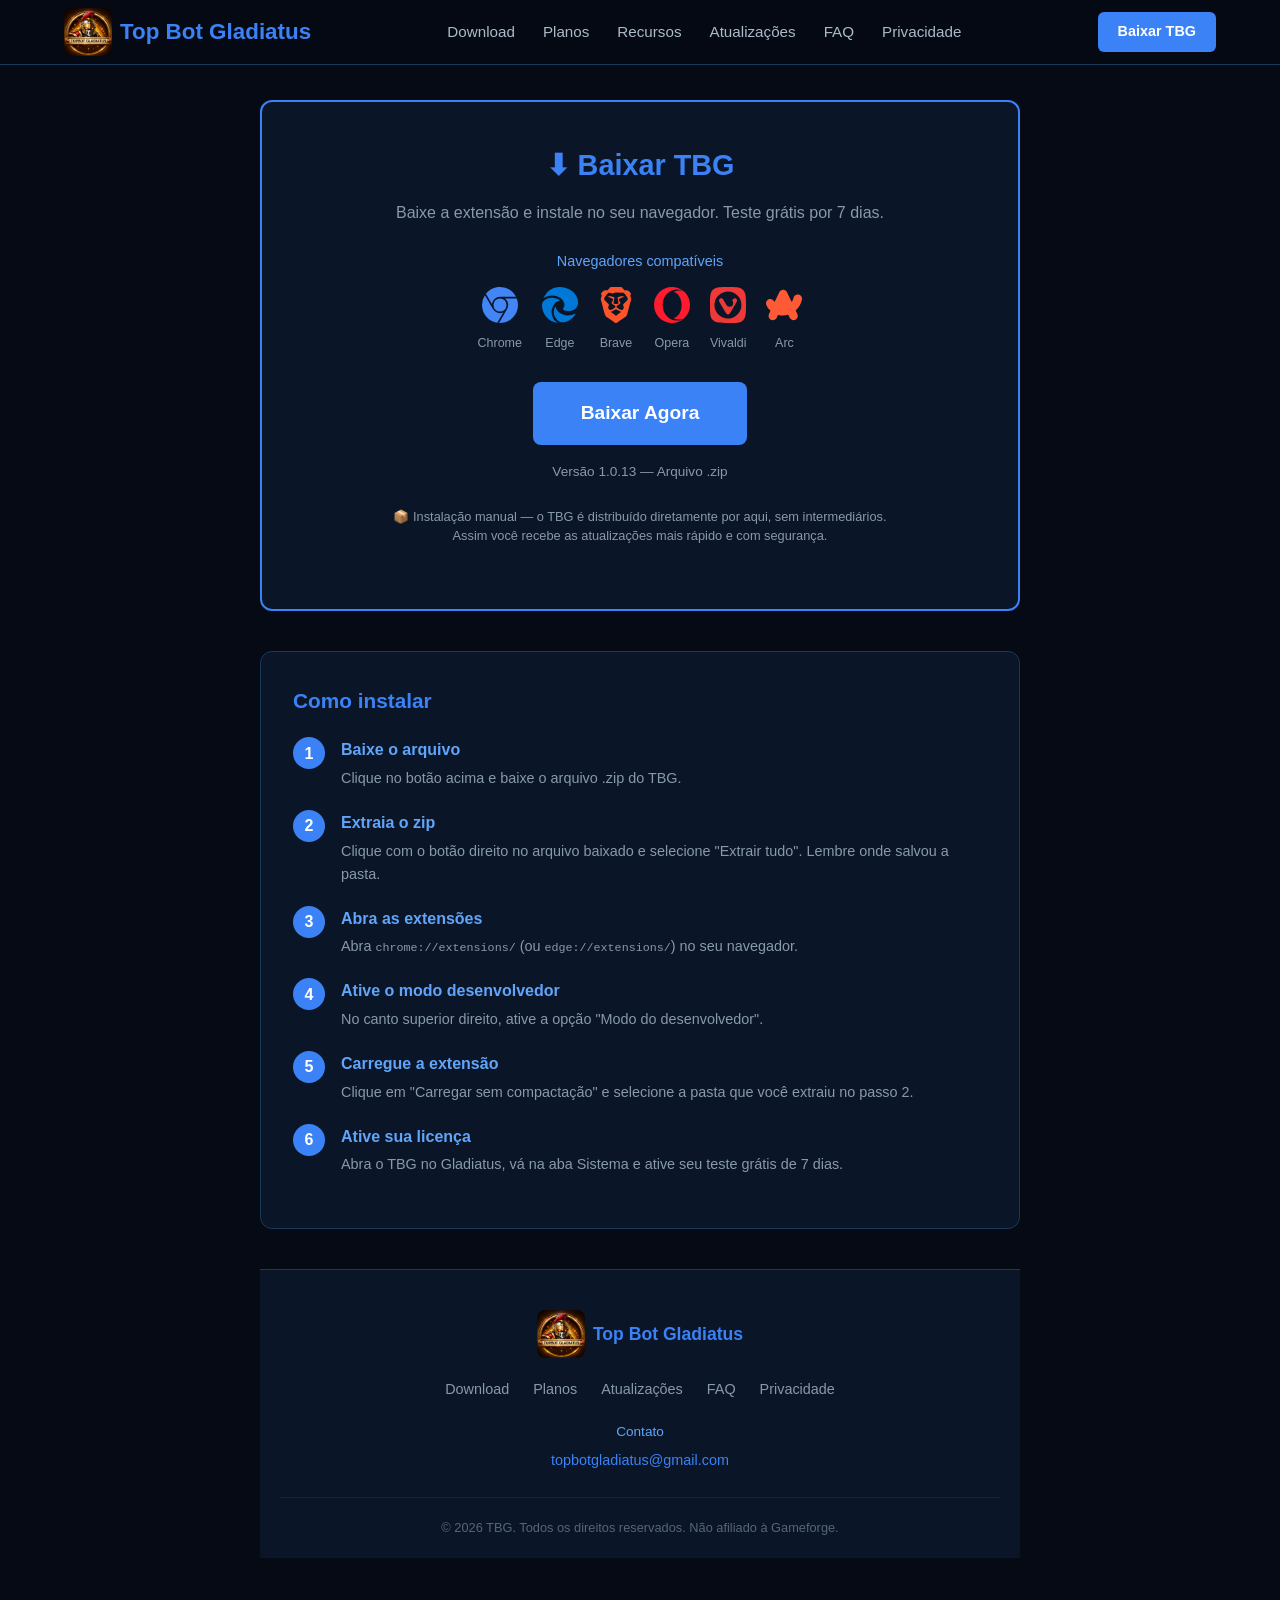
<file: download.html>
﻿<!DOCTYPE html>
<html lang="pt-BR">
<head>
<meta charset="UTF-8">
<meta name="viewport" content="width=device-width, initial-scale=1.0">
<title>TBG — Download | Top Bot Gladiatus</title>
<link rel="stylesheet" href="css/style.css">
<style>
.download-page { padding: 100px 20px 60px; max-width: 800px; margin: 0 auto; }
.download-card { background: #0a1628; border: 2px solid #3b82f6; border-radius: 12px; padding: 40px; text-align: center; margin-bottom: 40px; }
.download-card h2 { color: #3b82f6; font-size: 1.8em; margin-bottom: 12px; }
.download-card p { color: #8899aa; margin-bottom: 24px; }
.download-btn { display: inline-block; background: #3b82f6; color: #fff; padding: 16px 48px; border-radius: 8px; font-weight: bold; font-size: 1.2em; text-decoration: none; transition: all 0.2s; }
.download-btn:hover { background: #2563eb; transform: translateY(-2px); box-shadow: 0 4px 20px rgba(59, 130, 246, 0.3); }
.download-info { font-size: 0.85em; color: #556677; margin-top: 16px; }
.steps { background: #0a1628; border: 1px solid #1a3a5a; border-radius: 12px; padding: 32px; margin-bottom: 40px; }
.steps h3 { color: #3b82f6; font-size: 1.3em; margin-bottom: 20px; }
.step { display: flex; gap: 16px; margin-bottom: 20px; }
.step-num { background: #3b82f6; color: #fff; width: 32px; height: 32px; border-radius: 50%; display: flex; align-items: center; justify-content: center; font-weight: bold; flex-shrink: 0; }
.step-content h4 { color: #60a5fa; margin-bottom: 4px; }
.step-content p { color: #8899aa; font-size: 0.9em; }
.browsers-inline { margin: 20px 0 28px; }
.browsers-label { display: block; color: #60a5fa; font-size: 0.9em; margin-bottom: 14px; }
.browsers-list { display: flex; justify-content: center; gap: 20px; flex-wrap: wrap; }
.browser-item { text-align: center; }
.browser-item svg { margin-bottom: 4px; }
.browser-name { color: #8899aa; font-size: 0.78em; }
.download-note { font-size: 0.8em; color: #556677; margin-top: 14px; line-height: 1.5; max-width: 500px; margin-left: auto; margin-right: auto; }
</style>
</head>
<body>

<nav class="nav">
    <div class="nav-container">
        <a href="/" class="nav-logo"><img src="assets/botao_128.png" alt="TBG" class="logo-img"><span class="logo-text">Top Bot Gladiatus</span></a>
        <div class="nav-links">
            <a href="/download.html">Download</a>
            <a href="/planos.html">Planos</a>
            <a href="/#features">Recursos</a>
            <a href="/atualizacoes.html">Atualizações</a>
            <a href="/faq.html">FAQ</a>
            <a href="/privacy.html">Privacidade</a>
        </div>
        <a href="/download.html" class="nav-cta">Baixar TBG</a>
    </div>
</nav>

<section class="download-page">
    <div class="download-card">
        <h2>⬇ Baixar TBG</h2>
        <p>Baixe a extensão e instale no seu navegador. Teste grátis por 7 dias.</p>

        <div class="browsers-inline">
            <span class="browsers-label">Navegadores compatíveis</span>
            <div class="browsers-list">
                <div class="browser-item"><svg width="36" height="36" viewBox="0 0 24 24" fill="#4285F4"><path d="M12 0C8.21 0 4.831 1.757 2.632 4.501l3.953 6.848A5.454 5.454 0 0 1 12 6.545h10.691A12 12 0 0 0 12 0zM1.931 5.47A11.943 11.943 0 0 0 0 12c0 6.012 4.42 10.991 10.189 11.864l3.953-6.847a5.45 5.45 0 0 1-6.865-2.29zm13.342 2.166a5.446 5.446 0 0 1 1.45 7.09l.002.001h-.002l-5.344 9.257c.206.01.413.016.621.016 6.627 0 12-5.373 12-12 0-1.54-.29-3.011-.818-4.364zM12 16.364a4.364 4.364 0 1 1 0-8.728 4.364 4.364 0 0 1 0 8.728Z"/></svg><div class="browser-name">Chrome</div></div>
                <div class="browser-item"><svg width="36" height="36" viewBox="0 0 24 24" fill="#0078D7"><path d="M21.86 17.86q.14 0 .25.12.1.13.1.25t-.11.33l-.32.46-.43.53-.44.5q-.21.25-.38.42l-.22.23q-.58.53-1.34 1.04-.76.51-1.6.91-.86.4-1.74.64t-1.67.24q-.9 0-1.69-.28-.8-.28-1.48-.78-.68-.5-1.22-1.17-.53-.66-.92-1.44-.38-.77-.58-1.6-.2-.83-.2-1.67 0-1 .32-1.96.33-.97.87-1.8.14.95.55 1.77.41.82 1.02 1.5.6.68 1.38 1.21.78.54 1.64.9.86.36 1.77.56.92.2 1.8.2 1.12 0 2.18-.24 1.06-.23 2.06-.72l.2-.1.2-.05zm-15.5-1.27q0 1.1.27 2.15.27 1.06.78 2.03.51.96 1.24 1.77.74.82 1.66 1.4-1.47-.2-2.8-.74-1.33-.55-2.48-1.37-1.15-.83-2.08-1.9-.92-1.07-1.58-2.33T.36 14.94Q0 13.54 0 12.06q0-.81.32-1.49.31-.68.83-1.23.53-.55 1.2-.96.66-.4 1.35-.66.74-.27 1.5-.39.78-.12 1.55-.12.7 0 1.42.1.72.12 1.4.35.68.23 1.32.57.63.35 1.16.83-.35 0-.7.07-.33.07-.65.23v-.02q-.63.28-1.2.74-.57.46-1.05 1.04-.48.58-.87 1.26-.38.67-.65 1.39-.27.71-.42 1.44-.15.72-.15 1.38zM11.96.06q1.7 0 3.33.39 1.63.38 3.07 1.15 1.43.77 2.62 1.93 1.18 1.16 1.98 2.7.49.94.76 1.96.28 1 .28 2.08 0 .89-.23 1.7-.24.8-.69 1.48-.45.68-1.1 1.22-.64.53-1.45.88-.54.24-1.11.36-.58.13-1.16.13-.42 0-.97-.03-.54-.03-1.1-.12-.55-.1-1.05-.28-.5-.19-.84-.5-.12-.09-.23-.24-.1-.16-.1-.33 0-.15.16-.35.16-.2.35-.5.2-.28.36-.68.16-.4.16-.95 0-1.06-.4-1.96-.4-.91-1.06-1.64-.66-.74-1.52-1.28-.86-.55-1.79-.89-.84-.3-1.72-.44-.87-.14-1.76-.14-1.55 0-3.06.45T.94 7.55q.71-1.74 1.81-3.13 1.1-1.38 2.52-2.35Q6.68 1.1 8.37.58q1.7-.52 3.58-.52Z"/></svg><div class="browser-name">Edge</div></div>
                <div class="browser-item"><svg width="36" height="36" viewBox="0 0 24 24" fill="#FB542B"><path d="M15.68 0l2.096 2.38s1.84-.512 2.709.358c.868.87 1.584 1.638 1.584 1.638l-.562 1.381.715 2.047s-2.104 7.98-2.35 8.955c-.486 1.919-.818 2.66-2.198 3.633-1.38.972-3.884 2.66-4.293 2.916-.409.256-.92.692-1.38.692-.46 0-.97-.436-1.38-.692a185.796 185.796 0 01-4.293-2.916c-1.38-.973-1.712-1.714-2.197-3.633-.247-.975-2.351-8.955-2.351-8.955l.715-2.047-.562-1.381s.716-.768 1.585-1.638c.868-.87 2.708-.358 2.708-.358L8.321 0h7.36zm-3.679 14.936c-.14 0-1.038.317-1.758.69-.72.373-1.242.637-1.409.742-.167.104-.065.301.087.409.152.107 2.194 1.69 2.393 1.866.198.175.489.464.687.464.198 0 .49-.29.688-.464.198-.175 2.24-1.759 2.392-1.866.152-.108.254-.305.087-.41-.167-.104-.689-.368-1.41-.741-.72-.373-1.617-.69-1.757-.69zm0-11.278s-.409.001-1.022.206-1.278.46-1.584.46c-.307 0-2.581-.434-2.581-.434S4.119 7.152 4.119 7.849c0 .697.339.881.68 1.243l2.02 2.149c.192.203.59.511.356 1.066-.235.555-.58 1.26-.196 1.977.384.716 1.042 1.194 1.464 1.115.421-.08 1.412-.598 1.776-.834.364-.237 1.518-1.19 1.518-1.554 0-.365-1.193-1.02-1.413-1.168-.22-.15-1.226-.725-1.247-.95-.02-.227-.012-.293.284-.851.297-.559.831-1.304.742-1.8-.089-.495-.95-.753-1.565-.986-.615-.232-1.799-.671-1.947-.74-.148-.068-.11-.133.339-.175.448-.043 1.719-.212 2.292-.052.573.16 1.552.403 1.632.532.079.13.149.134.067.579-.081.445-.5 2.581-.541 2.96-.04.38-.12.63.288.724.409.094 1.097.256 1.333.256s.924-.162 1.333-.256c.408-.093.329-.344.288-.723-.04-.38-.46-2.516-.541-2.961-.082-.445-.012-.45.067-.579.08-.129 1.059-.372 1.632-.532.573-.16 1.845.009 2.292.052.449.042.487.107.339.175-.148.069-1.332.508-1.947.74-.615.233-1.476.49-1.565.986-.09.496.445 1.241.742 1.8.297.558.304.624.284.85-.02.226-1.026.802-1.247.95-.22.15-1.413.804-1.413 1.169 0 .364 1.154 1.317 1.518 1.554.364.236 1.355.755 1.776.834.422.079 1.08-.4 1.464-1.115.384-.716.039-1.422-.195-1.977-.235-.555.163-.863.355-1.066l2.02-2.149c.341-.362.68-.546.68-1.243 0-.697-2.695-3.96-2.695-3.96z"/></svg><div class="browser-name">Brave</div></div>
                <div class="browser-item"><svg width="36" height="36" viewBox="0 0 24 24" fill="#FF1B2D"><path d="M8.051 5.238c-1.328 1.566-2.186 3.883-2.246 6.48v.564c.061 2.598.918 4.912 2.246 6.479 1.721 2.236 4.279 3.654 7.139 3.654 1.756 0 3.4-.537 4.807-1.471C17.879 22.846 15.074 24 12 24c-.192 0-.383-.004-.57-.014C5.064 23.689 0 18.436 0 12 0 5.371 5.373 0 12 0h.045c3.055.012 5.84 1.166 7.953 3.055-1.408-.93-3.051-1.471-4.81-1.471-2.858 0-5.417 1.42-7.14 3.654h.003zM24 12c0 3.556-1.545 6.748-4.002 8.945-3.078 1.5-5.946.451-6.896-.205 3.023-.664 5.307-4.32 5.307-8.74 0-4.422-2.283-8.075-5.307-8.74.949-.654 3.818-1.703 6.896-.205C22.455 5.25 24 8.445 24 12z"/></svg><div class="browser-name">Opera</div></div>
                <div class="browser-item"><svg width="36" height="36" viewBox="0 0 24 24" fill="#EF3939"><path d="M12 0C6.75 0 3.817 0 1.912 1.904.007 3.81 0 6.75 0 12s0 8.175 1.912 10.08C3.825 23.985 6.75 24 12 24c5.25 0 8.183 0 10.088-1.904C23.993 20.19 24 17.25 24 12s0-8.175-1.912-10.08C20.175.015 17.25 0 12 0zm-.168 3a9 9 0 016.49 2.648 9 9 0 010 12.704A9 9 0 1111.832 3zM7.568 7.496a1.433 1.433 0 00-.142.004A1.5 1.5 0 006.21 9.75l1.701 3c.93 1.582 1.839 3.202 2.791 4.822a1.417 1.417 0 001.41.75 1.5 1.5 0 001.223-.81l4.447-7.762A1.56 1.56 0 0018 8.768a1.5 1.5 0 10-2.828.914 2.513 2.513 0 01.256 1.119v.246a2.393 2.393 0 01-2.52 2.13 2.348 2.348 0 01-1.965-1.214c-.307-.51-.6-1.035-.9-1.553-.42-.72-.826-1.41-1.246-2.16a1.433 1.433 0 00-1.229-.754Z"/></svg><div class="browser-name">Vivaldi</div></div>
                <div class="browser-item"><svg width="36" height="36" viewBox="0 0 24 24" fill="#FF5A36"><path d="M23.9371 8.5089c.1471-.7147.0367-1.4661-.3364-2.0967-.4203-.7094-1.1035-1.1876-1.9075-1.3506a2.9178 2.9178 0 0 0-.5623-.0578h-.0105c-1.3768 0-2.5329.988-2.8061 2.3385-.1629.7935-.4782 1.5607-.9196 2.2701a.263.263 0 0 1-.2363.1205.2627.2627 0 0 1-.2209-.1468l-2.8587-5.9906c-.3626-.762-1.0142-1.361-1.8235-1.5975-1.3873-.4099-2.8166.2838-3.4052 1.524L5.897 9.7333c-.0788.1629-.31.1576-.3784-.0053v-.0052a2.8597 2.8597 0 0 0-2.6642-1.7972c-.3784 0-.7515.0736-1.1088.2207-1.4714.6148-2.1283 2.349-1.5187 3.8203.557 1.3295 1.4714 2.5855 2.659 3.668.084.0788.1103.1997.063.3048l-.9563 2.0074c-.6727 1.4188-.1314 3.1477 1.2664 3.8571.4099.2049.846.31 1.298.31 1.1035 0 2.123-.6411 2.5959-1.6395l.825-1.7289a.254.254 0 0 1 .3048-.1366c1.0037.2732 2.0127.4204 3.0058.4204 1.1193 0 2.2229-.1682 3.2896-.4782a.2626.2626 0 0 1 .3101.1366l.8145 1.7131c.4834 1.0195 1.4924 1.7131 2.6169 1.7184.4572 0 .8986-.0999 1.3138-.3101 1.403-.7094 1.939-2.4435 1.2664-3.8676L19.875 15.787c-.0473-.1051-.0263-.226.0578-.3048 1.9864-1.8497 3.4525-4.2723 4.0043-6.9733Z"/></svg><div class="browser-name">Arc</div></div>
            </div>
        </div>

        <a href="https://topbotgladiatus.github.io/downloads/TBG-1.0.13.zip" class="download-btn">Baixar Agora</a>
        <p class="download-info">Versão 1.0.13 — Arquivo .zip</p>
        <p class="download-note">📦 Instalação manual — o TBG é distribuído diretamente por aqui, sem intermediários. Assim você recebe as atualizações mais rápido e com segurança.</p>
    </div>

    <div class="steps">
        <h3>Como instalar</h3>
        <div class="step">
            <div class="step-num">1</div>
            <div class="step-content">
                <h4>Baixe o arquivo</h4>
                <p>Clique no botão acima e baixe o arquivo .zip do TBG.</p>
            </div>
        </div>
        <div class="step">
            <div class="step-num">2</div>
            <div class="step-content">
                <h4>Extraia o zip</h4>
                <p>Clique com o botão direito no arquivo baixado e selecione "Extrair tudo". Lembre onde salvou a pasta.</p>
            </div>
        </div>
        <div class="step">
            <div class="step-num">3</div>
            <div class="step-content">
                <h4>Abra as extensões</h4>
                <p>Abra <code>chrome://extensions/</code> (ou <code>edge://extensions/</code>) no seu navegador.</p>
            </div>
        </div>
        <div class="step">
            <div class="step-num">4</div>
            <div class="step-content">
                <h4>Ative o modo desenvolvedor</h4>
                <p>No canto superior direito, ative a opção "Modo do desenvolvedor".</p>
            </div>
        </div>
        <div class="step">
            <div class="step-num">5</div>
            <div class="step-content">
                <h4>Carregue a extensão</h4>
                <p>Clique em "Carregar sem compactação" e selecione a pasta que você extraiu no passo 2.</p>
            </div>
        </div>
        <div class="step">
            <div class="step-num">6</div>
            <div class="step-content">
                <h4>Ative sua licença</h4>
                <p>Abra o TBG no Gladiatus, vá na aba Sistema e ative seu teste grátis de 7 dias.</p>
            </div>
        </div>
    </div>


<footer class="footer">
    <div class="footer-container">
        <div class="footer-logo"><img src="assets/botao_128.png" alt="TBG"><span>Top Bot Gladiatus</span></div>
        <div class="footer-links">
            <a href="/download.html">Download</a>
            <a href="/planos.html">Planos</a>
            <a href="/atualizacoes.html">Atualizações</a>
            <a href="/faq.html">FAQ</a>
            <a href="/privacy.html">Privacidade</a>
        </div>
        <div class="footer-contact">
            <div class="footer-contact-label">Contato</div>
            <a href="mailto:topbotgladiatus@gmail.com">topbotgladiatus@gmail.com</a>
        </div>
    </div>
    <div class="footer-copy">&copy; 2026 TBG. Todos os direitos reservados. Não afiliado à Gameforge.</div>
</footer>

</body>
</html>
</file>
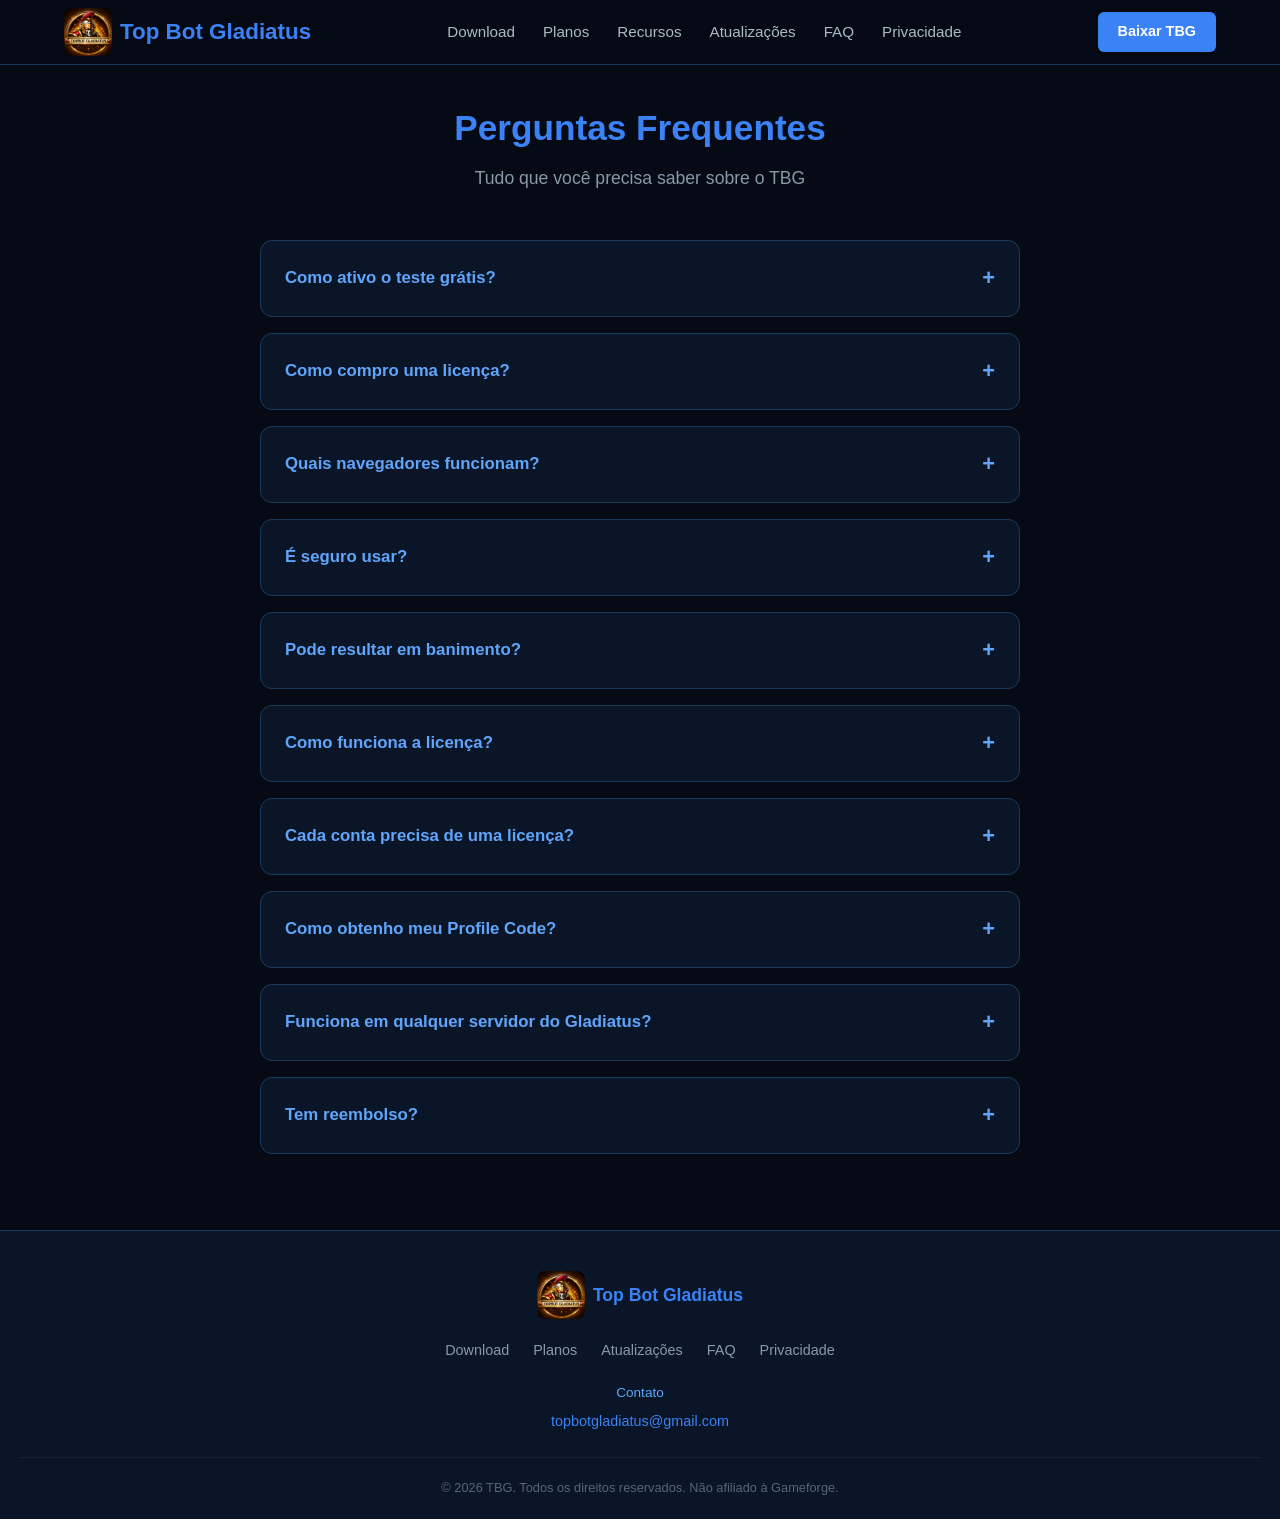
<file: faq.html>
<!DOCTYPE html>
<html lang="pt-BR">
<head>
<meta charset="UTF-8">
<meta name="viewport" content="width=device-width, initial-scale=1.0">
<title>TBG — FAQ | Top Bot Gladiatus</title>
<link rel="stylesheet" href="css/style.css">
<style>
.faq-page { padding: 100px 20px 60px; max-width: 800px; margin: 0 auto; }
.faq-item { background: #0a1628; border: 1px solid #1a3a5a; border-radius: 12px; margin-bottom: 16px; overflow: hidden; }
.faq-question { padding: 20px 24px; cursor: pointer; display: flex; justify-content: space-between; align-items: center; font-weight: bold; color: #60a5fa; font-size: 1.05em; transition: color 0.2s; }
.faq-question:hover { color: #3b82f6; }
.faq-toggle { font-size: 1.3em; transition: transform 0.2s; }
.faq-item.active .faq-toggle { transform: rotate(45deg); }
.faq-answer { max-height: 0; overflow: hidden; transition: max-height 0.3s ease, padding 0.3s ease; padding: 0 24px; color: #8899aa; line-height: 1.6; }
.faq-item.active .faq-answer { max-height: 300px; padding: 0 24px 20px; }
</style>
</head>
<body>

<nav class="nav">
    <div class="nav-container">
        <a href="/" class="nav-logo"><img src="assets/botao_128.png" alt="TBG" class="logo-img"><span class="logo-text">Top Bot Gladiatus</span></a>
        <div class="nav-links">
            <a href="/download.html">Download</a>
            <a href="/planos.html">Planos</a>
            <a href="/#features">Recursos</a>
            <a href="/atualizacoes.html">Atualizações</a>
            <a href="/faq.html">FAQ</a>
            <a href="/privacy.html">Privacidade</a>
        </div>
        <a href="/download.html" class="nav-cta">Baixar TBG</a>
    </div>
</nav>

<section class="faq-page">
    <div class="section-header">
        <h2>Perguntas Frequentes</h2>
        <p>Tudo que você precisa saber sobre o TBG</p>
    </div>

    <div class="faq-item">
        <div class="faq-question" onclick="toggleFaq(this)">Como ativo o teste grátis? <span class="faq-toggle">+</span></div>
        <div class="faq-answer">Após instalar a extensão, abra o TBG no Gladiatus, vá na aba Sistema e clique em "Ativar Trial". Você terá 7 dias grátis para testar todos os recursos. O trial é vinculado ao seu Profile Code, então só pode ser usado uma vez por conta.</div>
    </div>

    <div class="faq-item">
        <div class="faq-question" onclick="toggleFaq(this)">Como compro uma licença? <span class="faq-toggle">+</span></div>
        <div class="faq-answer">Acesse a página de Planos, escolha o plano desejado, informe seu Profile Code e email. Você será redirecionado para o Mercado Pago, onde pode pagar com cartão, PIX ou boleto. Após a confirmação do pagamento, a chave de licença é enviada automaticamente para o email informado.</div>
    </div>

    <div class="faq-item">
        <div class="faq-question" onclick="toggleFaq(this)">Quais navegadores funcionam? <span class="faq-toggle">+</span></div>
        <div class="faq-answer">O TBG funciona em todos os navegadores baseados em Chromium: Google Chrome, Microsoft Edge, Brave, Opera, Vivaldi e Arc. Não funciona no Firefox.</div>
    </div>

    <div class="faq-item">
        <div class="faq-question" onclick="toggleFaq(this)">É seguro usar? <span class="faq-toggle">+</span></div>
        <div class="faq-answer">O TBG não coleta senha, email ou quaisquer dados de login. A extensão lê apenas o conteúdo da página do Gladiatus para executar as automações. O Profile Code é feito pelo próprio TBG para poder vincular a licença à sua conta após o pagamento do plano desejado. Os pagamentos são processados pelo Mercado Pago, portanto não temos nenhum acesso a seus dados, tudo é feito diretamente com o Mercado Pago.</div>
    </div>

    <div class="faq-item">
        <div class="faq-question" onclick="toggleFaq(this)">Pode resultar em banimento? <span class="faq-toggle">+</span></div>
        <div class="faq-answer">O uso de ferramentas de automação pode violar os Termos de Serviço do Gladiatus. O usuário assume total responsabilidade por quaisquer consequências impostas pela Gameforge, incluindo bloqueio ou suspensão da conta. O TBG é fornecido "como está", sem garantias.</div>
    </div>

    <div class="faq-item">
        <div class="faq-question" onclick="toggleFaq(this)">Como funciona a licença? <span class="faq-toggle">+</span></div>
        <div class="faq-answer">A licença é vinculada ao seu Profile Code do Gladiatus. Cada conta precisa de uma licença própria. A licença é validada automaticamente pelo servidor do TBG. Se você trocar de computador, basta instalar a extensão e sincronizar sua chave na aba Sistema.</div>
    </div>

    <div class="faq-item">
        <div class="faq-question" onclick="toggleFaq(this)">Cada conta precisa de uma licença? <span class="faq-toggle">+</span></div>
        <div class="faq-answer">Sim, cada conta do Gladiatus precisa de uma licença própria. Mas não se preocupe — oferecemos planos multi-conta com descontos exclusivos para 2 ou 3 contas. Acesse a página de Planos e clique em "Monte Seu Plano" para ver os preços. Para 4 ou mais contas, entre em contato via email.</div>
    </div>

    <div class="faq-item">
        <div class="faq-question" onclick="toggleFaq(this)">Como obtenho meu Profile Code? <span class="faq-toggle">+</span></div>
        <div class="faq-answer">Abra o TBG no Gladiatus, vá na aba Sistema. Seu Profile Code será exibido na tela. Copie-o e use na hora de comprar ou ativar sua licença.</div>
    </div>

    <div class="faq-item">
        <div class="faq-question" onclick="toggleFaq(this)">Funciona em qualquer servidor do Gladiatus? <span class="faq-toggle">+</span></div>
        <div class="faq-answer">Sim! O TBG funciona em todos os servidores do Gladiatus. A interface do TBG está disponível em três idiomas: Português, Inglês e Espanhol — você pode escolher o idioma dos menus nas configurações da extensão.</div>
    </div>

    <div class="faq-item">
        <div class="faq-question" onclick="toggleFaq(this)">Tem reembolso? <span class="faq-toggle">+</span></div>
        <div class="faq-answer">Como se trata de um produto digital com entrega imediata da chave de licença, não oferecemos reembolso após a entrega. Por isso, oferecemos 7 dias de teste grátis para que você avalie todos os recursos antes de comprar. Em casos de falha técnica comprovada, entre em contato para avaliação.</div>
    </div>
</section>

<footer class="footer">
    <div class="footer-container">
        <div class="footer-logo"><img src="assets/botao_128.png" alt="TBG"><span>Top Bot Gladiatus</span></div>
        <div class="footer-links">
            <a href="/download.html">Download</a>
            <a href="/planos.html">Planos</a>
            <a href="/atualizacoes.html">Atualizações</a>
            <a href="/faq.html">FAQ</a>
            <a href="/privacy.html">Privacidade</a>
        </div>
        <div class="footer-contact">
            <div class="footer-contact-label">Contato</div>
            <a href="mailto:topbotgladiatus@gmail.com">topbotgladiatus@gmail.com</a>
        </div>
    </div>
    <div class="footer-copy">&copy; 2026 TBG. Todos os direitos reservados. Não afiliado à Gameforge.</div>
</footer>

<script>
function toggleFaq(el) {
    const item = el.parentElement;
    item.classList.toggle('active');
}
</script>
</body>
</html>
</file>
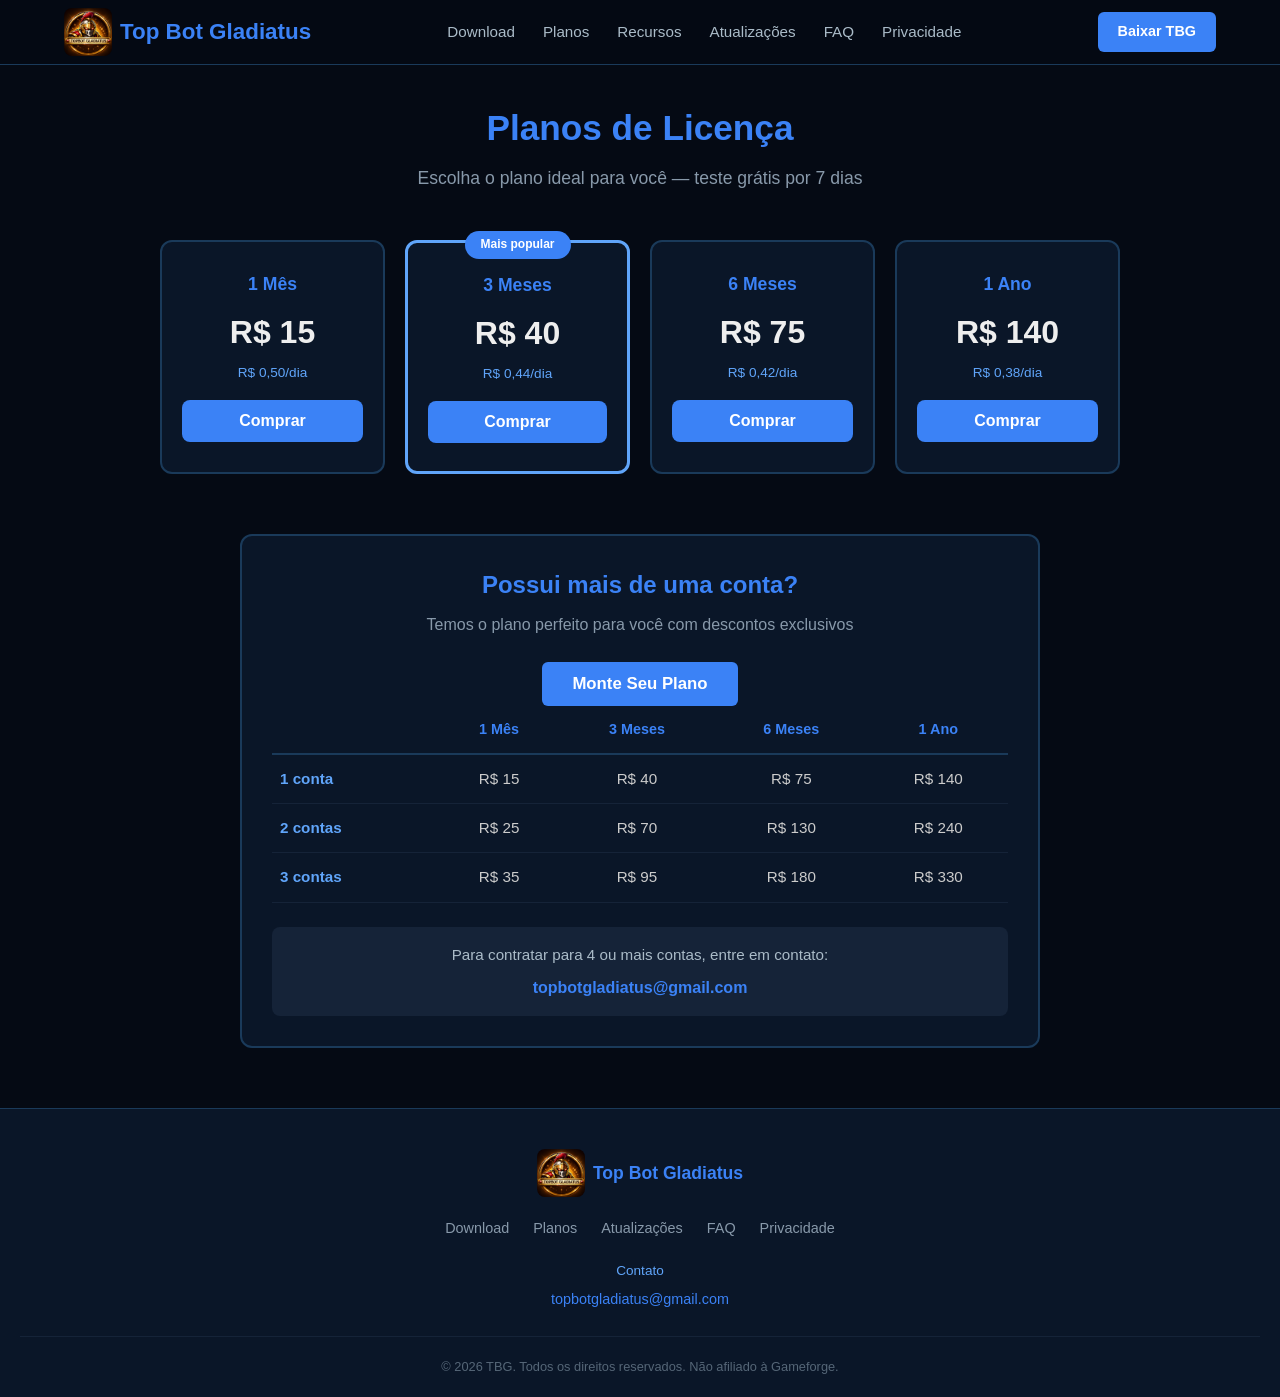
<file: planos.html>
<!DOCTYPE html>
<html lang="pt-BR">
<head>
<meta charset="UTF-8">
<meta name="viewport" content="width=device-width, initial-scale=1.0">
<title>TBG — Planos | Top Bot Gladiatus</title>
<link rel="stylesheet" href="css/style.css">
<style>
.plans-page { padding: 100px 20px 60px; max-width: 1000px; margin: 0 auto; }
.plans-page-grid { display: grid; grid-template-columns: repeat(4, 1fr); gap: 20px; margin-bottom: 60px; }
.multi-section { max-width: 800px; margin: 0 auto; background: #0a1628; border-radius: 12px; padding: 30px; border: 2px solid #1a3a5a; }
.multi-section h2 { color: #3b82f6; text-align: center; margin-bottom: 8px; font-size: 1.5em; }
.multi-sub { color: #8899aa; text-align: center; margin-bottom: 24px; }
.multi-table { width: 100%; border-collapse: collapse; }
.multi-table th { color: #3b82f6; padding: 12px 8px; font-size: 0.9em; text-align: center; border-bottom: 2px solid #1a3a5a; }
.multi-table td { color: #ccc; padding: 12px 8px; text-align: center; border-bottom: 1px solid #152338; font-size: 0.95em; }
.multi-table td:first-child { color: #60a5fa; font-weight: bold; text-align: left; }
.multi-contact { text-align: center; margin-top: 24px; padding: 16px; background: #152338; border-radius: 8px; }
.multi-contact p { color: #aabbc8; margin: 0 0 8px; font-size: 0.95em; }
.multi-contact a { color: #3b82f6; font-weight: bold; text-decoration: none; }
.multi-cta { display: block; background: #3b82f6; color: #fff; padding: 12px 30px; border-radius: 6px; text-decoration: none; font-weight: bold; text-align: center; margin: 20px auto 0; max-width: 280px; cursor: pointer; border: none; font-size: 1.05em; }
.multi-cta:hover { background: #2563eb; }
.modal-overlay { display: none; position: fixed; top: 0; left: 0; width: 100%; height: 100%; background: rgba(0,0,0,0.8); z-index: 1000; justify-content: center; align-items: center; }
.modal-overlay.active { display: flex; }
.modal { background: #0a1628; border-radius: 12px; padding: 32px; width: 90%; max-width: 480px; max-height: 90vh; overflow-y: auto; border: 2px solid #3b82f6; }
.modal h2 { color: #3b82f6; margin-bottom: 6px; }
.modal .plan-name { color: #60a5fa; margin-bottom: 20px; font-size: 1.1em; }
.modal label { display: block; color: #999; font-size: 0.85em; margin: 12px 0 4px; }
.modal input, .modal select { width: 100%; padding: 10px 12px; border-radius: 6px; border: 1px solid #222; background: #050a14; color: #eee; font-size: 0.95em; }
.modal input:focus, .modal select:focus { border-color: #3b82f6; outline: none; }
.modal .warning { color: #3b82f6; font-size: 0.8em; margin: 16px 0; line-height: 1.4; }
.modal .btn-row { display: flex; gap: 12px; margin-top: 20px; }
.modal .btn-modal { flex: 1; padding: 12px; border-radius: 6px; border: none; font-weight: bold; cursor: pointer; font-size: 1em; }
.modal .btn-primary { background: #3b82f6; color: #fff; }
.modal .btn-primary:hover { background: #2563eb; }
.modal .btn-primary:disabled { background: #555; cursor: not-allowed; }
.modal .btn-secondary { background: #222; color: #eee; }
.modal .btn-secondary:hover { background: #333; }
.modal .info-box { background: #050a14; border-radius: 8px; padding: 14px; margin: 16px 0; font-size: 0.85em; color: #999; line-height: 1.5; }
.modal .info-box strong { color: #60a5fa; }
.loading { text-align: center; padding: 30px; color: #8899aa; }
.error-msg { color: #e94560; font-size: 0.85em; margin: 12px 0; }
.success-msg { color: #4caf50; font-size: 0.9em; margin: 12px 0; line-height: 1.5; }
.profile-fields { margin: 8px 0; }
.profile-field-row { display: flex; align-items: center; gap: 8px; margin-bottom: 8px; }
.profile-field-row label { margin: 0; min-width: 90px; font-size: 0.85em; color: #60a5fa; }
.profile-field-row input { flex: 1; }
.price-display { background: #152338; border-radius: 8px; padding: 14px; text-align: center; margin: 16px 0; }
.price-display .amount { color: #3b82f6; font-size: 1.5em; font-weight: bold; }
.price-display .desc { color: #8899aa; font-size: 0.85em; margin-top: 4px; }
.multi-tabs { display: flex; gap: 0; margin: 20px 0; border-radius: 8px; overflow: hidden; }
.multi-tab { flex: 1; padding: 12px; text-align: center; background: #152338; color: #8899aa; cursor: pointer; border: none; font-size: 0.95em; font-weight: bold; transition: background 0.2s, color 0.2s; }
.multi-tab:hover { color: #ccc; }
.multi-tab.active { background: #3b82f6; color: #fff; }
.multi-select-wrap { margin: 16px 0; }
.multi-select-wrap select { width: 100%; padding: 12px; border-radius: 6px; border: 1px solid #222; background: #050a14; color: #eee; font-size: 0.95em; cursor: pointer; }
.multi-select-wrap select:focus { border-color: #3b82f6; outline: none; }
</style>
</head>
<body>

<nav class="nav">
    <div class="nav-container">
        <a href="/" class="nav-logo"><img src="assets/botao_128.png" alt="TBG" class="logo-img"><span class="logo-text">Top Bot Gladiatus</span></a>
        <div class="nav-links">
            <a href="/download.html">Download</a>
            <a href="/planos.html">Planos</a>
            <a href="/#features">Recursos</a>
            <a href="/atualizacoes.html">Atualizações</a>
            <a href="/faq.html">FAQ</a>
            <a href="/privacy.html">Privacidade</a>
        </div>
        <a href="/download.html" class="nav-cta">Baixar TBG</a>
    </div>
</nav>

<section class="plans-page">
    <div class="section-header">
        <h2>Planos de Licença</h2>
        <p>Escolha o plano ideal para você — teste grátis por 7 dias</p>
    </div>
    <div class="plans-page-grid">
        <div class="plan-card">
            <h3>1 Mês</h3>
            <div class="plan-price">R$ 15</div>
            <div class="plan-per">R$ 0,50/dia</div>
            <button class="btn btn-primary" style="width:100%;margin-top:16px;" onclick="openCheckout('1month')">Comprar</button>
        </div>
        <div class="plan-card featured">
            <div class="plan-badge">Mais popular</div>
            <h3>3 Meses</h3>
            <div class="plan-price">R$ 40</div>
            <div class="plan-per">R$ 0,44/dia</div>
            <button class="btn btn-primary" style="width:100%;margin-top:16px;" onclick="openCheckout('3months')">Comprar</button>
        </div>
        <div class="plan-card">
            <h3>6 Meses</h3>
            <div class="plan-price">R$ 75</div>
            <div class="plan-per">R$ 0,42/dia</div>
            <button class="btn btn-primary" style="width:100%;margin-top:16px;" onclick="openCheckout('6months')">Comprar</button>
        </div>
        <div class="plan-card">
            <h3>1 Ano</h3>
            <div class="plan-price">R$ 140</div>
            <div class="plan-per">R$ 0,38/dia</div>
            <button class="btn btn-primary" style="width:100%;margin-top:16px;" onclick="openCheckout('1year')">Comprar</button>
        </div>
    </div>

    <div class="multi-section">
        <h2>Possui mais de uma conta?</h2>
        <p class="multi-sub">Temos o plano perfeito para você com descontos exclusivos</p>
        <button class="multi-cta" onclick="openMultiCheckout()">Monte Seu Plano</button>
        <table class="multi-table">
            <tr><th></th><th>1 Mês</th><th>3 Meses</th><th>6 Meses</th><th>1 Ano</th></tr>
            <tr><td>1 conta</td><td>R$ 15</td><td>R$ 40</td><td>R$ 75</td><td>R$ 140</td></tr>
            <tr><td>2 contas</td><td>R$ 25</td><td>R$ 70</td><td>R$ 130</td><td>R$ 240</td></tr>
            <tr><td>3 contas</td><td>R$ 35</td><td>R$ 95</td><td>R$ 180</td><td>R$ 330</td></tr>
        </table>
        <div class="multi-contact">
            <p>Para contratar para 4 ou mais contas, entre em contato:</p>
            <a href="mailto:topbotgladiatus@gmail.com">topbotgladiatus@gmail.com</a>
        </div>
    </div>
</section>

<div class="modal-overlay" id="modalOverlay">
    <div class="modal" id="modalContent"></div>
</div>
<div class="modal-overlay" id="multiModalOverlay">
    <div class="modal" id="multiModalContent">
        <h2>Monte Seu Plano</h2>
        <p class="plan-name">Escolha o plano e quantidade de contas</p>
        <div class="multi-tabs">
            <button class="multi-tab active" onclick="switchTab(1)">1 Conta</button>
            <button class="multi-tab" onclick="switchTab(2)">2 Contas</button>
            <button class="multi-tab" onclick="switchTab(3)">3 Contas</button>
        </div>
        <div class="multi-select-wrap">
            <select id="multiPlanSelect" onchange="updateMultiPrice()">
                <option value="1month_1">1 Mês - R$ 15</option>
                <option value="3months_1">3 Meses - R$ 40</option>
                <option value="6months_1">6 Meses - R$ 75</option>
                <option value="1year_1">1 Ano - R$ 140</option>
            </select>
        </div>
        <div class="price-display" id="multiPriceDisplay">
            <div class="amount">R$ 15</div>
            <div class="desc">1 Mês</div>
        </div>
        <div class="info-box">
            <strong>Como obter seu Profile Code:</strong><br>
            1. Abra o TBG no Gladiatus<br>
            2. Vá na aba Sistema<br>
            3. Copie seu Profile Code
        </div>
        <div class="profile-fields" id="profileFieldsContainer"></div>
        <label>Email *</label>
        <input type="email" id="multiEmail" placeholder="seu@email.com">
        <div class="warning">ATENÇÃO: Insira o Profile Code CORRETO. Após o pagamento, a licença será vinculada ao perfil informado. Não é possível trocar após o pagamento.</div>
        <div class="btn-row">
            <button class="btn-modal btn-secondary" onclick="closeMultiModal()">Cancelar</button>
            <button class="btn-modal btn-primary" onclick="submitMultiCheckout()">Pagar</button>
        </div>
    </div>
</div>

<footer class="footer">
    <div class="footer-container">
        <div class="footer-logo"><img src="assets/botao_128.png" alt="TBG"><span>Top Bot Gladiatus</span></div>
        <div class="footer-links">
            <a href="/download.html">Download</a>
            <a href="/planos.html">Planos</a>
            <a href="/atualizacoes.html">Atualizações</a>
            <a href="/faq.html">FAQ</a>
            <a href="/privacy.html">Privacidade</a>
        </div>
        <div class="footer-contact">
            <div class="footer-contact-label">Contato</div>
            <a href="mailto:topbotgladiatus@gmail.com">topbotgladiatus@gmail.com</a>
        </div>
    </div>
    <div class="footer-copy">&copy; 2026 TBG. Todos os direitos reservados. Não afiliado à Gameforge.</div>
</footer>

<script>
const API_HOST = 'https://tbg-m3q-server.onrender.com';
const PLAN_LABELS = { '1month': '1 Mês', '3months': '3 Meses', '6months': '6 Meses', '1year': '1 Ano' };
const PLAN_PRICES = { '1month': 'R$ 15', '3months': 'R$ 40', '6months': 'R$ 75', '1year': 'R$ 140' };
let selectedPlan = '';

const MULTI_PRICES = {
    '1month_1': { label: '1 Mês', price: 'R$ 15', count: 1 },
    '3months_1': { label: '3 Meses', price: 'R$ 40', count: 1 },
    '6months_1': { label: '6 Meses', price: 'R$ 75', count: 1 },
    '1year_1': { label: '1 Ano', price: 'R$ 140', count: 1 },
    '1month_2': { label: '1 Mês - 2 contas', price: 'R$ 25', count: 2 },
    '1month_3': { label: '1 Mês - 3 contas', price: 'R$ 35', count: 3 },
    '3months_2': { label: '3 Meses - 2 contas', price: 'R$ 70', count: 2 },
    '3months_3': { label: '3 Meses - 3 contas', price: 'R$ 95', count: 3 },
    '6months_2': { label: '6 Meses - 2 contas', price: 'R$ 130', count: 2 },
    '6months_3': { label: '6 Meses - 3 contas', price: 'R$ 180', count: 3 },
    '1year_2': { label: '1 Ano - 2 contas', price: 'R$ 240', count: 2 },
    '1year_3': { label: '1 Ano - 3 contas', price: 'R$ 330', count: 3 }
};

const TAB_PLANS = {
    1: [{ value: '1month_1', label: '1 Mês - R$ 15' },{ value: '3months_1', label: '3 Meses - R$ 40' },{ value: '6months_1', label: '6 Meses - R$ 75' },{ value: '1year_1', label: '1 Ano - R$ 140' }],
    2: [{ value: '1month_2', label: '1 Mês - R$ 25' },{ value: '3months_2', label: '3 Meses - R$ 70' },{ value: '6months_2', label: '6 Meses - R$ 130' },{ value: '1year_2', label: '1 Ano - R$ 240' }],
    3: [{ value: '1month_3', label: '1 Mês - R$ 35' },{ value: '3months_3', label: '3 Meses - R$ 95' },{ value: '6months_3', label: '6 Meses - R$ 180' },{ value: '1year_3', label: '1 Ano - R$ 330' }]
};

let currentTab = 1;

function switchTab(tab) {
    currentTab = tab;
    document.querySelectorAll('.multi-tab').forEach((el, i) => el.classList.toggle('active', i + 1 === tab));
    const select = document.getElementById('multiPlanSelect');
    select.innerHTML = '';
    TAB_PLANS[tab].forEach(p => { const opt = document.createElement('option'); opt.value = p.value; opt.textContent = p.label; select.appendChild(opt); });
    updateMultiPrice();
}

function openMultiCheckout() {
    document.getElementById('multiModalOverlay').classList.add('active');
    updateMultiPrice();
}

function closeMultiModal() {
    document.getElementById('multiModalOverlay').classList.remove('active');
}

function updateMultiPrice() {
    const select = document.getElementById('multiPlanSelect');
    const info = MULTI_PRICES[select.value];
    document.getElementById('multiPriceDisplay').innerHTML = '<div class="amount">' + info.price + '</div><div class="desc">' + info.label + '</div>';
    let html = '<label>Profile Codes *</label>';
    for (let i = 0; i < info.count; i++) {
        html += '<div class="profile-field-row"><label>Conta ' + (i + 1) + '</label><input type="text" placeholder="Ex: a1b2c3d4e5f6a7b8" maxlength="20"></div>';
    }
    document.getElementById('profileFieldsContainer').innerHTML = html;
}

async function submitMultiCheckout() {
    const plan = document.getElementById('multiPlanSelect').value;
    const email = document.getElementById('multiEmail').value.trim();
    const inputs = document.querySelectorAll('#profileFieldsContainer input[type="text"]');
    const profileCodes = [];
    inputs.forEach(inp => { const val = inp.value.trim(); if (val) profileCodes.push(val); });
    if (profileCodes.length === 0 || !email) { alert('Preencha todos os campos'); return; }
    if (new Set(profileCodes).size !== profileCodes.length) { alert('Profile Codes duplicados.'); return; }
    for (const pc of profileCodes) { if (!/^[0-9a-f]{16}$/i.test(pc)) { alert('Profile Code inválido: ' + pc); return; } }
    const btn = document.querySelector('#multiModalOverlay .btn-primary');
    btn.disabled = true; btn.textContent = 'Redirecionando...';
    const modal = document.getElementById('multiModalContent');
    const originalHtml = modal.innerHTML;
    modal.innerHTML = '<div class="loading">Redirecionando para o pagamento seguro...<br><br>Aguarde alguns segundos.</div>';
    try {
        const resp = await fetch(API_HOST + '/api/m3q/checkout-multi', { method: 'POST', headers: { 'Content-Type': 'application/json' }, body: JSON.stringify({ plan, profileCodes, email }) });
        const data = await resp.json();
        if (!data.valid) { modal.innerHTML = originalHtml; btn.disabled = false; btn.textContent = 'Pagar'; alert(data.error || 'Erro'); return; }
        if (data.checkoutUrl) window.location.href = data.checkoutUrl;
    } catch (e) { modal.innerHTML = originalHtml; btn.disabled = false; btn.textContent = 'Pagar'; alert('Erro de conexão.'); }
}

document.getElementById('multiModalOverlay').addEventListener('click', function(e) { if (e.target === this) closeMultiModal(); });

function openCheckout(plan) {
    selectedPlan = plan;
    document.getElementById('modalContent').innerHTML = `
        <h2>Comprar Licença</h2>
        <div class="plan-name">${PLAN_LABELS[plan]} - ${PLAN_PRICES[plan]}</div>
        <div class="info-box">
            <strong>Como obter seu Profile Code:</strong><br>
            1. Abra o TBG no Gladiatus<br>
            2. Vá na aba <strong>Sistema</strong><br>
            3. Copie seu <strong>Profile Code</strong>
        </div>
        <label>Profile Code *</label>
        <input type="text" id="fProfileCode" placeholder="Ex: a1b2c3d4e5f6a7b8" autocomplete="off">
        <label>Email *</label>
        <input type="email" id="fEmail" placeholder="seu@email.com" autocomplete="email">
        <div class="warning">ATENÇÃO: Insira o Profile Code CORRETO. Após o pagamento, a licença será vinculada ao perfil informado. Não é possível trocar após o pagamento.</div>
        <div class="btn-row">
            <button class="btn-modal btn-secondary" onclick="closeModal()">Cancelar</button>
            <button class="btn-modal btn-primary" id="btnContinue" onclick="submitCheckout()">Ir para pagamento</button>
        </div>`;
    document.getElementById('modalOverlay').classList.add('active');
}

function closeModal() { document.getElementById('modalOverlay').classList.remove('active'); }

document.getElementById('modalOverlay').addEventListener('click', function(e) { if (e.target === this) closeModal(); });

async function submitCheckout() {
    const profileCode = document.getElementById('fProfileCode').value.trim();
    const email = document.getElementById('fEmail').value.trim();
    if (!profileCode || !email) { alert('Preencha todos os campos'); return; }
    if (!/^[0-9a-f]{16}$/i.test(profileCode)) { alert('Profile Code inválido.'); return; }
    const btn = document.getElementById('btnContinue');
    btn.disabled = true; btn.textContent = 'Redirecionando...';
    const modal = document.getElementById('modalContent');
    modal.innerHTML = '<div class="loading">Redirecionando para o pagamento seguro...<br><br>Aguarde alguns segundos.</div>';
    try {
        const resp = await fetch(API_HOST + '/api/m3q/checkout', { method: 'POST', headers: { 'Content-Type': 'application/json' }, body: JSON.stringify({ plan: selectedPlan, profileCode, email }) });
        const data = await resp.json();
        if (!data.valid) { modal.innerHTML = '<h2>Erro</h2><div class="error-msg">' + (data.error || 'Erro') + '</div><div class="btn-row"><button class="btn-modal btn-secondary" onclick="closeModal()">Fechar</button></div>'; return; }
        if (data.checkoutUrl) window.location.href = data.checkoutUrl;
    } catch (e) { modal.innerHTML = '<h2>Erro</h2><div class="error-msg">Erro de conexão.</div><div class="btn-row"><button class="btn-modal btn-secondary" onclick="closeModal()">Fechar</button></div>'; }
}

updateMultiPrice();

(function() {
    const params = new URLSearchParams(window.location.search);
    const status = params.get('status');
    if (!status) return;
    const banner = document.createElement('div');
    banner.style.cssText = 'position:fixed;top:0;left:0;right:0;padding:16px;text-align:center;font-size:16px;font-weight:bold;z-index:9999;';
    if (status === 'success') {
        banner.style.background = '#1a5c1a';
        banner.style.color = '#fff';
        banner.textContent = '✅ Pagamento aprovado! Sua licença será ativada em instantes. Volte para a extensão e clique em "Ativar Licença Paga".';
    } else if (status === 'pending') {
        banner.style.background = '#b8860b';
        banner.style.color = '#fff';
        banner.textContent = '⏳ Pagamento pendente. Assim que for confirmado, sua licença será ativada automaticamente.';
    } else {
        banner.style.background = '#8b1a1a';
        banner.style.color = '#fff';
        banner.textContent = '❌ Pagamento cancelado. Você pode tentar novamente quando quiser.';
    }
    document.body.insertBefore(banner, document.body.firstChild);
    setTimeout(() => { banner.style.transition = 'opacity 0.5s'; banner.style.opacity = '0'; setTimeout(() => banner.remove(), 500); }, 8000);
})();
</script>
</body>
</html>
</file>
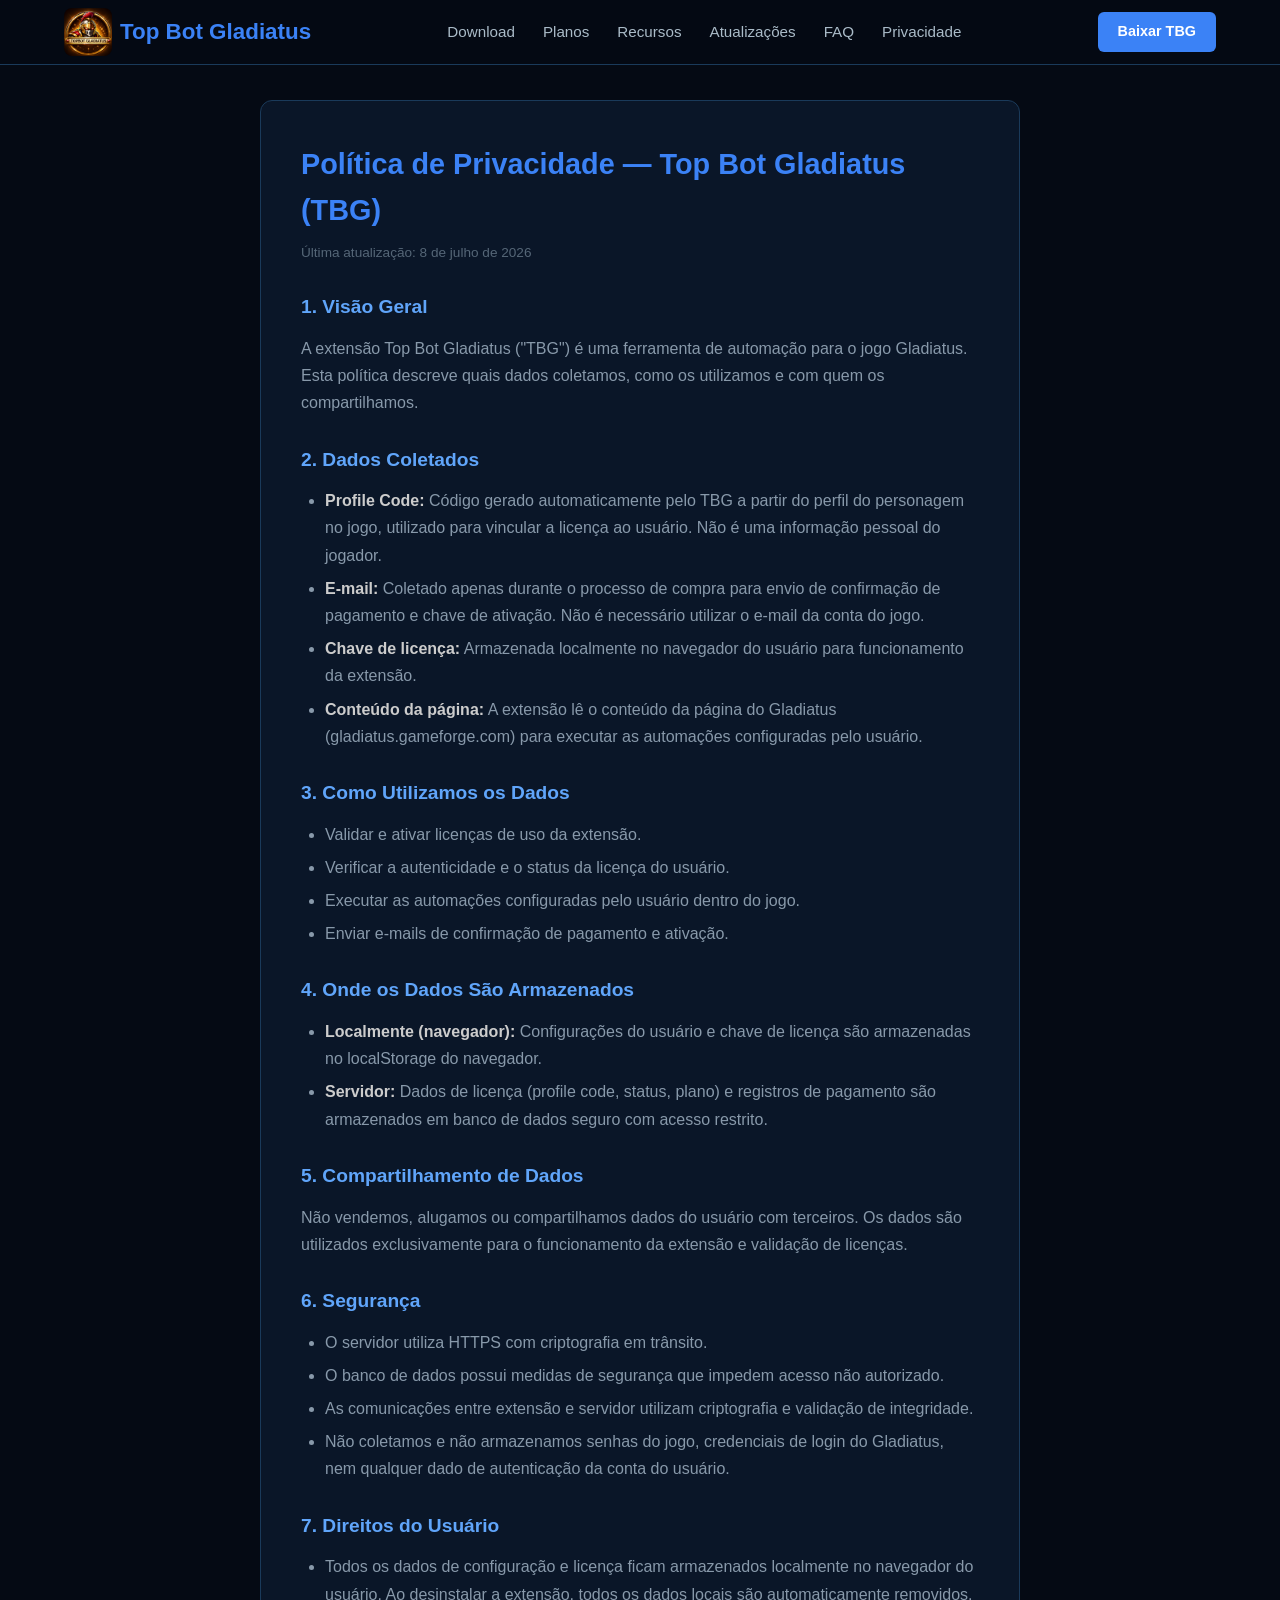
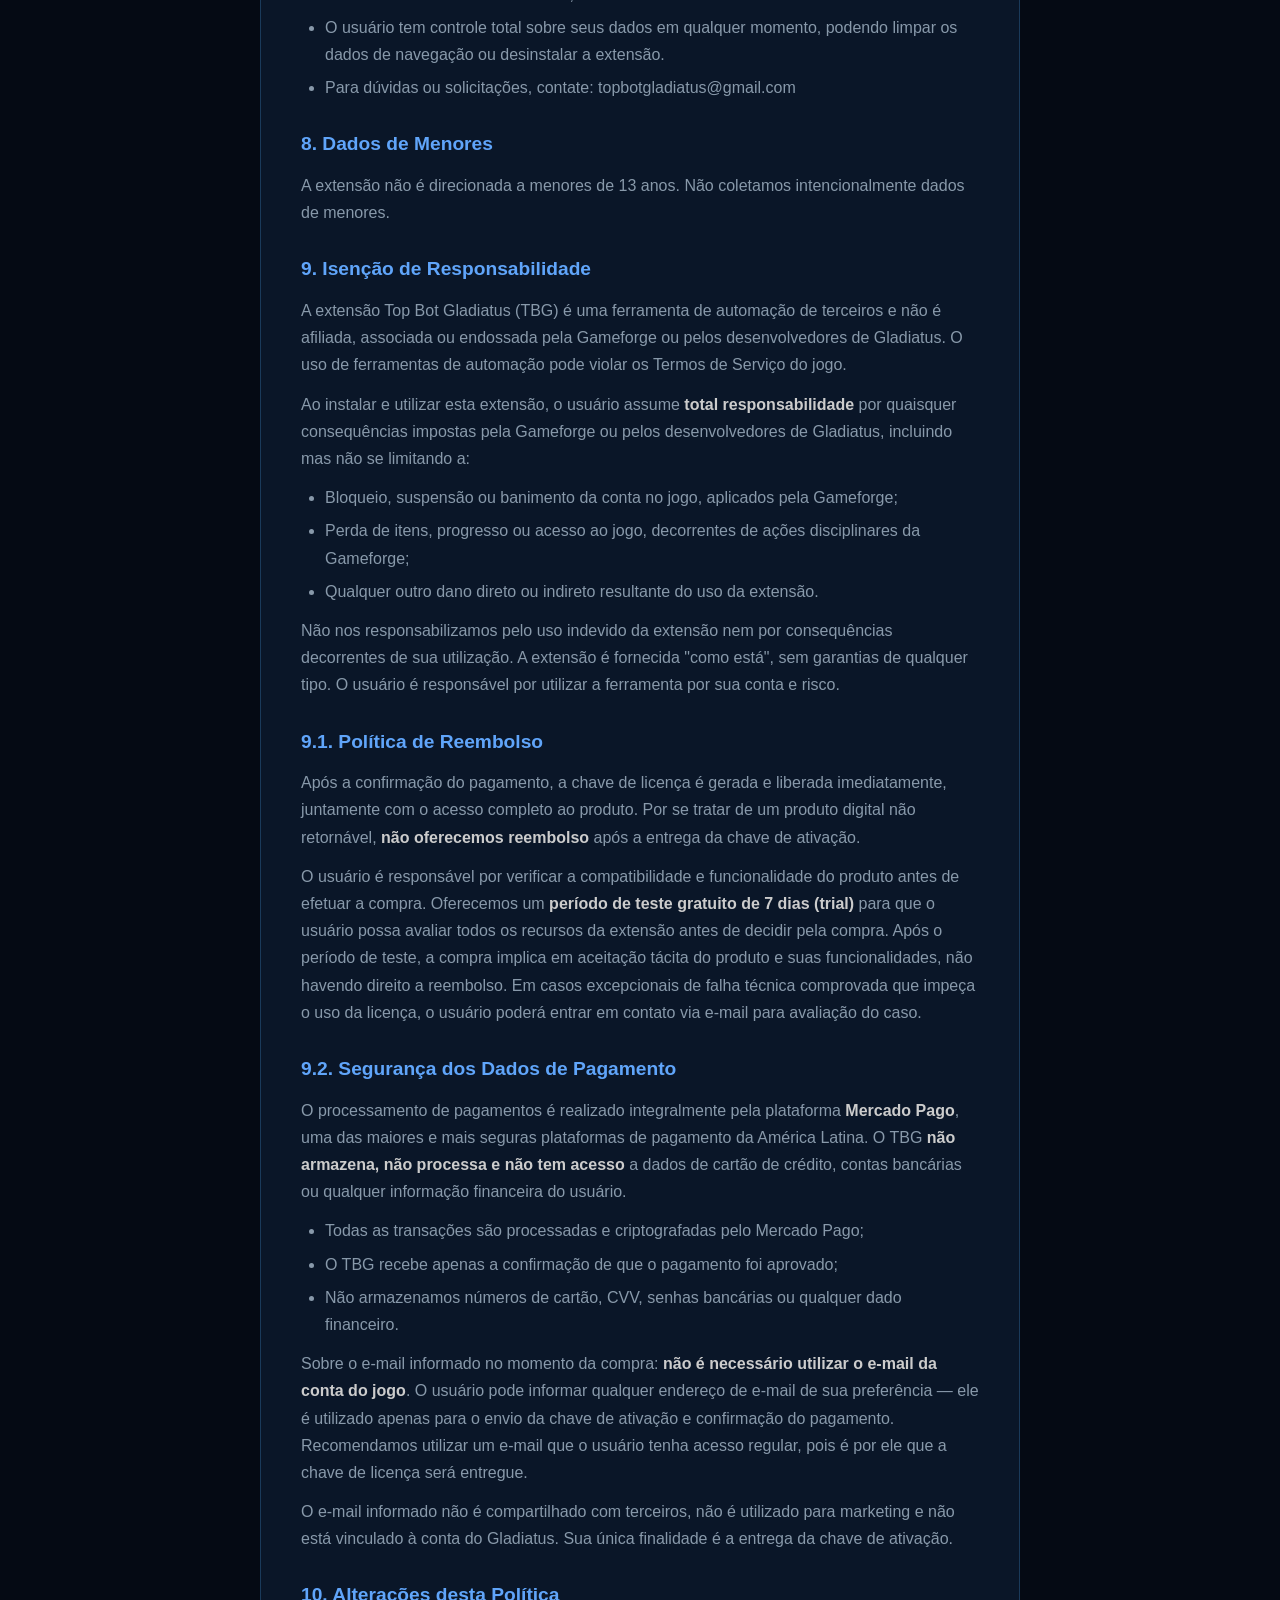
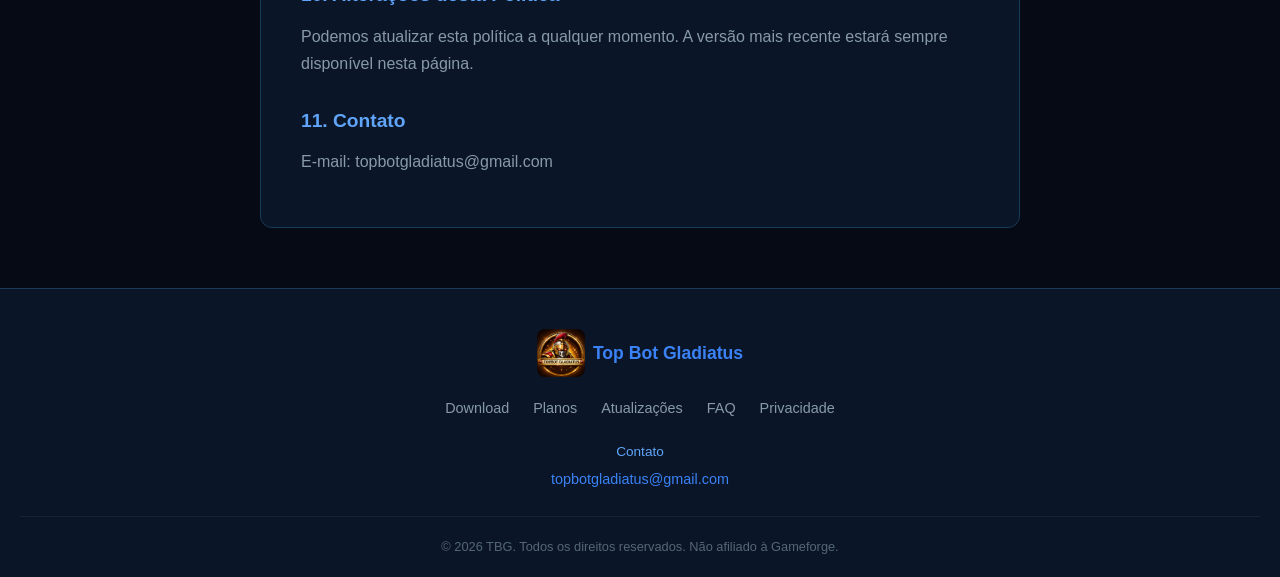
<file: privacy.html>
<!DOCTYPE html>
<html lang="pt-BR">
<head>
<meta charset="UTF-8">
<meta name="viewport" content="width=device-width, initial-scale=1.0">
<title>TBG — Política de Privacidade | Top Bot Gladiatus</title>
<link rel="stylesheet" href="css/style.css">
<style>
.privacy-page { padding: 100px 20px 60px; max-width: 800px; margin: 0 auto; }
.privacy-content { background: #0a1628; border: 1px solid #1a3a5a; border-radius: 12px; padding: 40px; }
.privacy-content h1 { color: #3b82f6; font-size: 1.8em; margin-bottom: 8px; }
.privacy-content .updated { color: #556677; font-size: 0.85em; margin-bottom: 24px; }
.privacy-content h2 { color: #60a5fa; font-size: 1.2em; margin-top: 28px; margin-bottom: 12px; }
.privacy-content p { color: #8899aa; line-height: 1.7; margin-bottom: 12px; }
.privacy-content ul { color: #8899aa; line-height: 1.7; margin-bottom: 12px; padding-left: 24px; }
.privacy-content ul li { margin-bottom: 6px; }
.privacy-content strong { color: #ccc; }
</style>
</head>
<body>

<nav class="nav">
    <div class="nav-container">
        <a href="/" class="nav-logo"><img src="assets/botao_128.png" alt="TBG" class="logo-img"><span class="logo-text">Top Bot Gladiatus</span></a>
        <div class="nav-links">
            <a href="/download.html">Download</a>
            <a href="/planos.html">Planos</a>
            <a href="/#features">Recursos</a>
            <a href="/atualizacoes.html">Atualizações</a>
            <a href="/faq.html">FAQ</a>
            <a href="/privacy.html">Privacidade</a>
        </div>
        <a href="/download.html" class="nav-cta">Baixar TBG</a>
    </div>
</nav>

<section class="privacy-page">
    <div class="privacy-content">
        <h1>Política de Privacidade — Top Bot Gladiatus (TBG)</h1>
        <p class="updated">Última atualização: 8 de julho de 2026</p>

        <h2>1. Visão Geral</h2>
        <p>A extensão Top Bot Gladiatus ("TBG") é uma ferramenta de automação para o jogo Gladiatus. Esta política descreve quais dados coletamos, como os utilizamos e com quem os compartilhamos.</p>

        <h2>2. Dados Coletados</h2>
        <ul>
            <li><strong>Profile Code:</strong> Código gerado automaticamente pelo TBG a partir do perfil do personagem no jogo, utilizado para vincular a licença ao usuário. Não é uma informação pessoal do jogador.</li>
            <li><strong>E-mail:</strong> Coletado apenas durante o processo de compra para envio de confirmação de pagamento e chave de ativação. Não é necessário utilizar o e-mail da conta do jogo.</li>
            <li><strong>Chave de licença:</strong> Armazenada localmente no navegador do usuário para funcionamento da extensão.</li>
            <li><strong>Conteúdo da página:</strong> A extensão lê o conteúdo da página do Gladiatus (gladiatus.gameforge.com) para executar as automações configuradas pelo usuário.</li>
        </ul>

        <h2>3. Como Utilizamos os Dados</h2>
        <ul>
            <li>Validar e ativar licenças de uso da extensão.</li>
            <li>Verificar a autenticidade e o status da licença do usuário.</li>
            <li>Executar as automações configuradas pelo usuário dentro do jogo.</li>
            <li>Enviar e-mails de confirmação de pagamento e ativação.</li>
        </ul>

        <h2>4. Onde os Dados São Armazenados</h2>
        <ul>
            <li><strong>Localmente (navegador):</strong> Configurações do usuário e chave de licença são armazenadas no localStorage do navegador.</li>
            <li><strong>Servidor:</strong> Dados de licença (profile code, status, plano) e registros de pagamento são armazenados em banco de dados seguro com acesso restrito.</li>
        </ul>

        <h2>5. Compartilhamento de Dados</h2>
        <p>Não vendemos, alugamos ou compartilhamos dados do usuário com terceiros. Os dados são utilizados exclusivamente para o funcionamento da extensão e validação de licenças.</p>

        <h2>6. Segurança</h2>
        <ul>
            <li>O servidor utiliza HTTPS com criptografia em trânsito.</li>
            <li>O banco de dados possui medidas de segurança que impedem acesso não autorizado.</li>
            <li>As comunicações entre extensão e servidor utilizam criptografia e validação de integridade.</li>
            <li>Não coletamos e não armazenamos senhas do jogo, credenciais de login do Gladiatus, nem qualquer dado de autenticação da conta do usuário.</li>
        </ul>

        <h2>7. Direitos do Usuário</h2>
        <ul>
            <li>Todos os dados de configuração e licença ficam armazenados localmente no navegador do usuário. Ao desinstalar a extensão, todos os dados locais são automaticamente removidos.</li>
            <li>O usuário tem controle total sobre seus dados em qualquer momento, podendo limpar os dados de navegação ou desinstalar a extensão.</li>
            <li>Para dúvidas ou solicitações, contate: topbotgladiatus@gmail.com</li>
        </ul>

        <h2>8. Dados de Menores</h2>
        <p>A extensão não é direcionada a menores de 13 anos. Não coletamos intencionalmente dados de menores.</p>

        <h2>9. Isenção de Responsabilidade</h2>
        <p>A extensão Top Bot Gladiatus (TBG) é uma ferramenta de automação de terceiros e não é afiliada, associada ou endossada pela Gameforge ou pelos desenvolvedores de Gladiatus. O uso de ferramentas de automação pode violar os Termos de Serviço do jogo.</p>
        <p>Ao instalar e utilizar esta extensão, o usuário assume <strong>total responsabilidade</strong> por quaisquer consequências impostas pela Gameforge ou pelos desenvolvedores de Gladiatus, incluindo mas não se limitando a:</p>
        <ul>
            <li>Bloqueio, suspensão ou banimento da conta no jogo, aplicados pela Gameforge;</li>
            <li>Perda de itens, progresso ou acesso ao jogo, decorrentes de ações disciplinares da Gameforge;</li>
            <li>Qualquer outro dano direto ou indireto resultante do uso da extensão.</li>
        </ul>
        <p>Não nos responsabilizamos pelo uso indevido da extensão nem por consequências decorrentes de sua utilização. A extensão é fornecida "como está", sem garantias de qualquer tipo. O usuário é responsável por utilizar a ferramenta por sua conta e risco.</p>

        <h2>9.1. Política de Reembolso</h2>
        <p>Após a confirmação do pagamento, a chave de licença é gerada e liberada imediatamente, juntamente com o acesso completo ao produto. Por se tratar de um produto digital não retornável, <strong>não oferecemos reembolso</strong> após a entrega da chave de ativação.</p>
        <p>O usuário é responsável por verificar a compatibilidade e funcionalidade do produto antes de efetuar a compra. Oferecemos um <strong>período de teste gratuito de 7 dias (trial)</strong> para que o usuário possa avaliar todos os recursos da extensão antes de decidir pela compra. Após o período de teste, a compra implica em aceitação tácita do produto e suas funcionalidades, não havendo direito a reembolso. Em casos excepcionais de falha técnica comprovada que impeça o uso da licença, o usuário poderá entrar em contato via e-mail para avaliação do caso.</p>

        <h2>9.2. Segurança dos Dados de Pagamento</h2>
        <p>O processamento de pagamentos é realizado integralmente pela plataforma <strong>Mercado Pago</strong>, uma das maiores e mais seguras plataformas de pagamento da América Latina. O TBG <strong>não armazena, não processa e não tem acesso</strong> a dados de cartão de crédito, contas bancárias ou qualquer informação financeira do usuário.</p>
        <ul>
            <li>Todas as transações são processadas e criptografadas pelo Mercado Pago;</li>
            <li>O TBG recebe apenas a confirmação de que o pagamento foi aprovado;</li>
            <li>Não armazenamos números de cartão, CVV, senhas bancárias ou qualquer dado financeiro.</li>
        </ul>
        <p>Sobre o e-mail informado no momento da compra: <strong>não é necessário utilizar o e-mail da conta do jogo</strong>. O usuário pode informar qualquer endereço de e-mail de sua preferência — ele é utilizado apenas para o envio da chave de ativação e confirmação do pagamento. Recomendamos utilizar um e-mail que o usuário tenha acesso regular, pois é por ele que a chave de licença será entregue.</p>
        <p>O e-mail informado não é compartilhado com terceiros, não é utilizado para marketing e não está vinculado à conta do Gladiatus. Sua única finalidade é a entrega da chave de ativação.</p>

        <h2>10. Alterações desta Política</h2>
        <p>Podemos atualizar esta política a qualquer momento. A versão mais recente estará sempre disponível nesta página.</p>

        <h2>11. Contato</h2>
        <p>E-mail: topbotgladiatus@gmail.com</p>
    </div>
</section>

<footer class="footer">
    <div class="footer-container">
        <div class="footer-logo"><img src="assets/botao_128.png" alt="TBG"><span>Top Bot Gladiatus</span></div>
        <div class="footer-links">
            <a href="/download.html">Download</a>
            <a href="/planos.html">Planos</a>
            <a href="/atualizacoes.html">Atualizações</a>
            <a href="/faq.html">FAQ</a>
            <a href="/privacy.html">Privacidade</a>
        </div>
        <div class="footer-contact">
            <div class="footer-contact-label">Contato</div>
            <a href="mailto:topbotgladiatus@gmail.com">topbotgladiatus@gmail.com</a>
        </div>
    </div>
    <div class="footer-copy">&copy; 2026 TBG. Todos os direitos reservados. Não afiliado à Gameforge.</div>
</footer>

</body>
</html>
</file>
<file: css/style.css>
/* ─── Reset & Base ─── */
* { margin: 0; padding: 0; box-sizing: border-box; }
body { font-family: 'Segoe UI', Arial, sans-serif; background: #050a14; color: #eee; line-height: 1.6; overflow-x: hidden; }
a { text-decoration: none; color: inherit; }

/* ─── Nav ─── */
.nav { position: fixed; top: 0; left: 0; right: 0; z-index: 100; background: rgba(5, 10, 20, 0.95); backdrop-filter: blur(10px); border-bottom: 1px solid #1a3a5a; }
.nav-container { max-width: 1200px; margin: 0 auto; padding: 0 24px; height: 64px; display: flex; align-items: center; justify-content: space-between; }
.nav-logo { display: flex; align-items: center; gap: 8px; font-size: 1.4em; font-weight: bold; color: #3b82f6; }
.logo-img { width: 48px; height: 48px; border-radius: 8px; }
.logo-icon { font-size: 1.2em; }
.nav-links { display: flex; gap: 28px; }
.nav-links a { color: #aabbc8; font-size: 0.95em; transition: color 0.2s; }
.nav-links a:hover { color: #3b82f6; }
.nav-cta { background: #3b82f6; color: #fff !important; padding: 8px 20px; border-radius: 6px; font-weight: bold; font-size: 0.9em; transition: background 0.2s; }
.nav-cta:hover { background: #2563eb; }

/* ─── Hero ─── */
.hero { position: relative; min-height: 100vh; display: flex; align-items: center; justify-content: center; text-align: center; padding: 80px 20px 40px; }
.hero-bg { position: absolute; top: 0; left: 0; right: 0; bottom: 0; background: radial-gradient(ellipse at center, #0d1b2e 0%, #050a14 70%); z-index: -1; }
.hero-bg::before { content: ''; position: absolute; top: 0; left: 0; right: 0; bottom: 0; background: radial-gradient(circle at 20% 50%, rgba(59, 130, 246, 0.08) 0%, transparent 50%), radial-gradient(circle at 80% 50%, rgba(59, 130, 246, 0.05) 0%, transparent 50%); }
.hero-content { max-width: 800px; }
.hero-title { font-size: 2.8em; font-weight: bold; color: #3b82f6; letter-spacing: 2px; margin-bottom: 8px; text-shadow: 0 0 30px rgba(59, 130, 246, 0.3); }
.hero-subtitle { font-size: 1.4em; color: #60a5fa; margin-bottom: 20px; font-style: italic; }
.hero-desc { font-size: 1.1em; color: #8899aa; margin-bottom: 32px; max-width: 600px; margin-left: auto; margin-right: auto; }
.hero-buttons { display: flex; gap: 16px; justify-content: center; margin-bottom: 32px; }
.hero-badges { display: flex; gap: 16px; justify-content: center; flex-wrap: wrap; }
.badge { background: rgba(59, 130, 246, 0.1); border: 1px solid rgba(59, 130, 246, 0.3); color: #60a5fa; padding: 6px 16px; border-radius: 20px; font-size: 0.85em; }

/* ─── Buttons ─── */
.btn { display: inline-block; padding: 12px 28px; border-radius: 8px; font-weight: bold; font-size: 1em; cursor: pointer; border: none; transition: all 0.2s; }
.btn-primary { background: #3b82f6; color: #fff; }
.btn-primary:hover { background: #2563eb; transform: translateY(-2px); box-shadow: 0 4px 20px rgba(59, 130, 246, 0.3); }
.btn-secondary { background: transparent; color: #3b82f6; border: 2px solid #3b82f6; }
.btn-secondary:hover { background: rgba(59, 130, 246, 0.1); }
.btn-large { padding: 16px 40px; font-size: 1.15em; }

/* ─── Hero Video ─── */
.hero-video { margin: 24px auto 16px; max-width: 1100px; position: relative; padding-bottom: 62%; height: 0; overflow: hidden; border-radius: 12px; box-shadow: 0 8px 40px rgba(59, 130, 246, 0.15); }
.hero-video iframe { position: absolute; top: 0; left: 0; width: 100%; height: 100%; border: none; border-radius: 12px; }
.video-mask-bl { position: absolute; bottom: 0; left: 0; width: 120px; height: 48px; background: #050a14; z-index: 2; pointer-events: none; border-radius: 0 0 0 12px; }

/* ─── Stats / Vantagens ─── */
.stats { padding: 80px 20px; background: #0a1628; border-top: 1px solid #1a3a5a; border-bottom: 1px solid #1a3a5a; }
.stats-container { max-width: 900px; margin: 0 auto; display: grid; grid-template-columns: repeat(3, 1fr); gap: 24px; text-align: center; }
.stat { background: #0d1b2e; border: 1px solid #1a3a5a; border-radius: 12px; padding: 28px 20px; transition: all 0.2s; }
.stat:hover { border-color: #3b82f6; transform: translateY(-4px); }
.stat-icon { font-size: 2.2em; margin-bottom: 12px; }
.stat-title { color: #60a5fa; font-size: 1.1em; font-weight: bold; margin-bottom: 8px; }
.stat-label { color: #8899aa; font-size: 0.88em; line-height: 1.5; }

/* ─── Section Header ─── */
.section-header { text-align: center; margin-bottom: 48px; }
.section-header h2 { font-size: 2.2em; color: #3b82f6; margin-bottom: 8px; }
.section-header p { color: #8899aa; font-size: 1.1em; }

/* ─── Features ─── */
.features { padding: 80px 20px; max-width: 1200px; margin: 0 auto; }
.features-grid { display: grid; grid-template-columns: repeat(3, 1fr); gap: 24px; }
.feature-card { background: #0a1628; border: 1px solid #1a3a5a; border-radius: 12px; padding: 20px 24px; transition: all 0.2s; }
.feature-card:hover { border-color: #3b82f6; transform: translateY(-4px); box-shadow: 0 8px 30px rgba(0, 0, 0, 0.3); }
.feature-header { display: flex; align-items: center; gap: 10px; margin-bottom: 6px; }
.feature-header .feature-icon { font-size: 1.5em; }
.feature-card h3 { color: #60a5fa; font-size: 1.1em; margin: 0; }
.feature-card p { color: #8899aa; font-size: 0.9em; }

/* ─── Video ─── */
.video-section { padding: 80px 20px; background: #0a1628; border-top: 1px solid #1a3a5a; border-bottom: 1px solid #1a3a5a; }
.video-container { max-width: 800px; margin: 0 auto; }
.video-placeholder { background: #050a14; border: 2px dashed #1a3a5a; border-radius: 12px; padding: 80px 20px; text-align: center; color: #556677; }
.video-placeholder p { font-size: 1.2em; }
.video-hint { font-size: 0.9em !important; color: #445566 !important; margin-top: 8px; }

/* ─── Plans Preview ─── */
.plans-preview { padding: 80px 20px; max-width: 1000px; margin: 0 auto; }
.plans-grid { display: grid; grid-template-columns: repeat(4, 1fr); gap: 20px; }
.plan-card { background: #0a1628; border: 2px solid #1a3a5a; border-radius: 12px; padding: 28px 20px; text-align: center; position: relative; transition: all 0.2s; }
.plan-card:hover { border-color: #3b82f6; transform: translateY(-4px); }
.plan-card.featured { border-color: #60a5fa; border-width: 3px; }
.plan-badge { position: absolute; top: -12px; left: 50%; transform: translateX(-50%); background: #3b82f6; color: #fff; padding: 4px 16px; border-radius: 20px; font-size: 0.75em; font-weight: bold; }
.plan-card h3 { color: #3b82f6; font-size: 1.1em; margin-bottom: 8px; }
.plan-price { font-size: 2em; font-weight: bold; color: #eee; }
.plan-per { color: #60a5fa; font-size: 0.85em; margin-top: 4px; }
.plans-cta { text-align: center; margin-top: 40px; }

/* ─── CTA Section ─── */
.cta-section { padding: 80px 20px; text-align: center; background: radial-gradient(ellipse at center, #0d1b2e 0%, #050a14 70%); }
.cta-content h2 { font-size: 2em; color: #3b82f6; margin-bottom: 12px; }
.cta-content p { color: #8899aa; font-size: 1.1em; margin-bottom: 28px; }

/* ─── Footer ─── */
.footer { background: #0a1628; border-top: 1px solid #1a3a5a; padding: 40px 20px 20px; }
.footer-container { max-width: 600px; margin: 0 auto; text-align: center; }
.footer-logo { display: flex; align-items: center; justify-content: center; gap: 8px; margin-bottom: 20px; }
.footer-logo img { width: 48px; height: 48px; border-radius: 8px; }
.footer-logo span { font-size: 1.1em; font-weight: bold; color: #3b82f6; }
.footer-links { display: flex; justify-content: center; gap: 24px; flex-wrap: wrap; margin-bottom: 20px; }
.footer-links a { color: #8899aa; font-size: 0.9em; transition: color 0.2s; }
.footer-links a:hover { color: #3b82f6; }
.footer-contact-label { color: #60a5fa; font-size: 0.85em; margin-bottom: 4px; }
.footer-contact a { color: #3b82f6; font-size: 0.9em; }
.footer-copy { text-align: center; color: #556677; font-size: 0.8em; margin-top: 24px; padding-top: 20px; border-top: 1px solid #152338; }

/* ─── Responsive ─── */
@media (max-width: 768px) {
    .nav-links { display: none; }
    .hero-title { font-size: 2.2em; }
    .hero-subtitle { font-size: 1.1em; }
    .stats-container { grid-template-columns: 1fr; }
    .hero-video { padding-bottom: 40%; }
    .features-grid { grid-template-columns: 1fr; }
    .plans-grid { grid-template-columns: repeat(2, 1fr); }
    .hero-buttons { flex-direction: column; }
}
</file>
